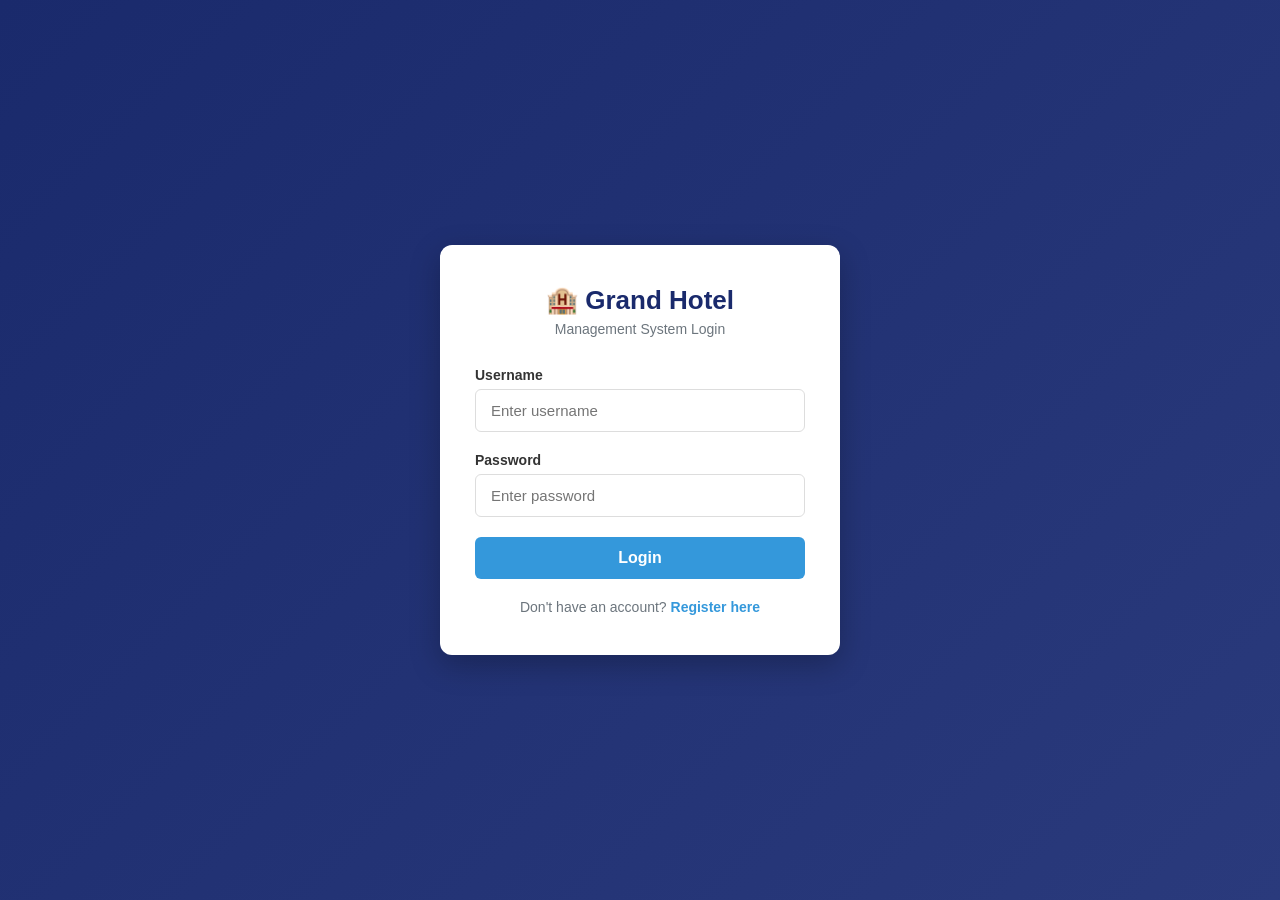
<file: Hotel Managent System/index.html>
<!DOCTYPE html>
<html lang="en">
<head>
    <meta charset="UTF-8">
    <meta name="viewport" content="width=device-width, initial-scale=1.0">
    <title>Hotel Management System</title>
    <style>
        /* Reset and Base Styles */
        * {
            margin: 0;
            padding: 0;
            box-sizing: border-box;
            font-family: 'Segoe UI', Tahoma, Geneva, Verdana, sans-serif;
        }

        body {
            background-color: #f5f7fa;
            color: #333;
            line-height: 1.6;
        }

        .container {
            display: flex;
            min-height: 100vh;
        }

        /* Sidebar Styles */
        .sidebar {
            width: 250px;
            background: linear-gradient(135deg, #1a2a6c, #2a3a7c);
            color: white;
            box-shadow: 2px 0 10px rgba(0, 0, 0, 0.1);
            z-index: 100;
            position: fixed;
            top: 0;
            left: 0;
            height: 100vh;
            overflow-y: auto;
        }

        .sidebar-header {
            padding: 25px 20px;
            border-bottom: 1px solid rgba(255, 255, 255, 0.1);
        }

        .sidebar-header h2 {
            font-size: 22px;
            margin-bottom: 5px;
        }

        .sidebar-header p {
            font-size: 12px;
            opacity: 0.8;
        }

        .sidebar-menu ul {
            list-style: none;
            padding: 20px 0;
        }

        .sidebar-menu li {
            margin-bottom: 5px;
        }

        .sidebar-menu a {
            display: flex;
            align-items: center;
            padding: 12px 20px;
            color: rgba(255, 255, 255, 0.8);
            text-decoration: none;
            transition: all 0.3s;
        }

        .sidebar-menu a:hover {
            background-color: rgba(255, 255, 255, 0.1);
            color: white;
        }

        .sidebar-menu a i {
            margin-right: 10px;
            font-size: 18px;
        }

        .sidebar-menu .active a {
            background-color: rgba(255, 255, 255, 0.15);
            color: white;
            border-left: 4px solid #4CAF50;
        }

        /* Main Content Styles */
        .main-content {
            flex: 1;
            display: flex;
            flex-direction: column;
            margin-left: 250px;
        }

        /* Top Navigation */
        .top-nav {
            display: flex;
            justify-content: space-between;
            align-items: center;
            padding: 15px 25px;
            background-color: white;
            box-shadow: 0 2px 5px rgba(0, 0, 0, 0.05);
            position: fixed;
            top: 0;
            left: 250px;
            right: 0;
            z-index: 99;
        }

        .search-box {
            display: flex;
            align-items: center;
            background-color: #f5f7fa;
            border-radius: 20px;
            padding: 8px 15px;
            width: 300px;
        }

        .search-box span {
            margin-right: 8px;
            color: #777;
        }

        .search-box input {
            border: none;
            background: transparent;
            outline: none;
            width: 100%;
        }

        .user-info {
            display: flex;
            align-items: center;
        }

        .user-info img {
            width: 35px;
            height: 35px;
            border-radius: 50%;
            margin-right: 10px;
            background-color: #ddd;
        }

        /* Content Area */
        .content {
            padding: 25px;
            flex: 1;
            margin-top: 70px;
        }

        .page-title {
            display: flex;
            justify-content: space-between;
            align-items: center;
            margin-bottom: 25px;
        }

        .page-title h1 {
            font-size: 28px;
            color: #2c3e50;
        }

        /* Button Styles */
        .btn {
            padding: 10px 20px;
            border: none;
            border-radius: 5px;
            cursor: pointer;
            font-weight: 600;
            transition: all 0.3s;
        }

        .btn-primary {
            background-color: #3498db;
            color: white;
        }

        .btn-primary:hover {
            background-color: #2980b9;
        }

        .btn-success {
            background-color: #2ecc71;
            color: white;
        }

        .btn-success:hover {
            background-color: #27ae60;
        }

        .btn-warning {
            background-color: #f39c12;
            color: white;
        }

        .btn-warning:hover {
            background-color: #e67e22;
        }

        .btn-danger {
            background-color: #e74c3c;
            color: white;
        }

        .btn-danger:hover {
            background-color: #c0392b;
        }

        /* Cards */
        .cards {
            display: grid;
            grid-template-columns: repeat(auto-fit, minmax(250px, 1fr));
            gap: 20px;
            margin-bottom: 30px;
        }

        .card {
            background-color: white;
            border-radius: 10px;
            padding: 20px;
            box-shadow: 0 4px 6px rgba(0, 0, 0, 0.05);
            transition: transform 0.3s;
        }

        .card:hover {
            transform: translateY(-5px);
        }

        .card-header {
            display: flex;
            justify-content: space-between;
            align-items: center;
            margin-bottom: 10px;
        }

        .card-header h3 {
            font-size: 32px;
            color: #2c3e50;
        }

        .card-icon {
            width: 50px;
            height: 50px;
            border-radius: 50%;
            display: flex;
            align-items: center;
            justify-content: center;
            font-size: 20px;
        }

        .blue {
            background-color: #e3f2fd;
            color: #1976d2;
        }

        .green {
            background-color: #e8f5e9;
            color: #388e3c;
        }

        .orange {
            background-color: #fff3e0;
            color: #f57c00;
        }

        .red {
            background-color: #ffebee;
            color: #d32f2f;
        }

        /* Table */
        .table-container {
            background-color: white;
            border-radius: 10px;
            overflow: hidden;
            box-shadow: 0 4px 6px rgba(0, 0, 0, 0.05);
            padding: 20px;
        }

        table {
            width: 100%;
            border-collapse: collapse;
        }

        thead {
            background-color: #f8f9fa;
        }

        th, td {
            padding: 15px;
            text-align: left;
            border-bottom: 1px solid #e9ecef;
        }

        th {
            font-weight: 600;
            color: #495057;
        }

        tbody tr:hover {
            background-color: #f8f9fa;
        }

        .status {
            padding: 5px 10px;
            border-radius: 20px;
            font-size: 12px;
            font-weight: 600;
        }

        .status-confirmed {
            background-color: #e8f5e9;
            color: #2e7d32;
        }

        .status-checked-in {
            background-color: #e3f2fd;
            color: #1565c0;
        }

        .status-checked-out {
            background-color: #f3e5f5;
            color: #7b1fa2;
        }

        .status-cancelled {
            background-color: #ffebee;
            color: #c62828;
        }

        .action-buttons {
            display: flex;
            gap: 8px;
        }

        .action-btn {
            padding: 5px 10px;
            border: none;
            border-radius: 4px;
            cursor: pointer;
            font-size: 12px;
        }

        .details-btn {
            background-color: #3498db;
            color: white;
        }

        .checkin-btn {
            background-color: #2ecc71;
            color: white;
        }

        .checkout-btn {
            background-color: #f39c12;
            color: white;
        }

        /* Charts Section */
        .charts-container {
            display: grid;
            grid-template-columns: 2fr 1fr;
            gap: 20px;
            margin-bottom: 30px;
        }

        .chart-card {
            background-color: white;
            border-radius: 10px;
            padding: 20px;
            box-shadow: 0 4px 6px rgba(0, 0, 0, 0.05);
        }

        .chart-card h3 {
            margin-bottom: 15px;
            color: #2c3e50;
        }

        .chart-placeholder {
            height: 250px;
            background-color: #f8f9fa;
            border-radius: 5px;
            display: flex;
            align-items: center;
            justify-content: center;
            color: #6c757d;
            font-size: 16px;
        }

        /* Activity Feed */
        .activity-feed {
            list-style: none;
        }

        .activity-item {
            display: flex;
            align-items: center;
            padding: 10px 0;
            border-bottom: 1px solid #e9ecef;
        }

        .activity-item:last-child {
            border-bottom: none;
        }

        .activity-icon {
            width: 40px;
            height: 40px;
            border-radius: 50%;
            display: flex;
            align-items: center;
            justify-content: center;
            margin-right: 15px;
            font-size: 16px;
        }

        .activity-icon.blue {
            background-color: #e3f2fd;
            color: #1976d2;
        }

        .activity-icon.green {
            background-color: #e8f5e9;
            color: #388e3c;
        }

        .activity-icon.orange {
            background-color: #fff3e0;
            color: #f57c00;
        }

        .activity-icon.red {
            background-color: #ffebee;
            color: #d32f2f;
        }

        .activity-content {
            flex: 1;
        }

        .activity-content p {
            margin-bottom: 5px;
        }

        .activity-time {
            font-size: 12px;
            color: #6c757d;
        }

        /* Responsive Design */
        @media (max-width: 992px) {
            .container {
                flex-direction: column;
            }
            
            .sidebar {
                width: 100%;
                height: auto;
            }
            
            .sidebar-menu ul {
                display: flex;
                overflow-x: auto;
            }
            
            .sidebar-menu li {
                flex-shrink: 0;
            }
            
            .cards {
                grid-template-columns: 1fr;
            }
            
            .charts-container {
                grid-template-columns: 1fr;
            }
        }

        @media (max-width: 768px) {
            .top-nav {
                flex-direction: column;
                gap: 15px;
            }
            
            .search-box {
                width: 100%;
            }
            
            .page-title {
                flex-direction: column;
                align-items: flex-start;
                gap: 15px;
            }
            
            .table-container {
                overflow-x: auto;
            }
            
            table {
                min-width: 800px;
            }
        }
    </style>
    <script>
        // Auth guard - redirect to login page if not logged in
        if (localStorage.getItem('hotelLoggedIn') !== 'true') {
            window.location.href = 'login.html';
        }
    </script>
</head>
<body>
    <div class="container">
        <!-- Sidebar -->
        <div class="sidebar">
            <div class="sidebar-header">
                <h2>Grand Hotel</h2>
                <p>Management System</p>
            </div>
            <nav class="sidebar-menu">
                 <ul>
                    <li class="active"><a href="index.html"><i>📊</i> Dashboard</a></li>
                    <li><a href="pages/rooms.html"><i>🏨</i> Rooms</a></li>
                    <li><a href="pages/bookings.html"><i>📅</i> Bookings</a></li>
                    <li><a href="pages/guests.html"><i>👥</i> Guests</a></li>
                    <li><a href="pages/staff.html"><i>👨‍💼</i> Staff</a></li>
                </ul>
            </nav>
        </div>

        <!-- Main Content -->
        <div class="main-content">
            <!-- Top Navigation -->
            <header class="top-nav">
                <div class="search-box">
                    <span>🔍</span>
                    <input type="text" placeholder="Search..." id="dashboard-search">
                </div>
                <div class="user-info">
                    <div class="user-avatar"></div>
                    <span id="logged-in-user">Admin User</span>
                    <button class="btn" id="logout-btn" style="margin-left:15px; background:#e74c3c; color:white; padding:6px 14px;">Logout</button>
                </div>
            </header>

            <!-- Content Area -->
            <main class="content">
                <div class="page-title">
                    <h1>Dashboard</h1>
                    <button class="btn btn-primary" id="generate-report">Generate Report</button>
                </div>

                <!-- Stats Cards -->
                <div class="cards">
                    <div class="card">
                        <div class="card-header">
                            <h3 id="total-rooms">0</h3>
                            <div class="card-icon blue">🏨</div>
                        </div>
                        <p>Total Rooms</p>
                    </div>
                    <div class="card">
                        <div class="card-header">
                            <h3 id="occupied-rooms">0</h3>
                            <div class="card-icon green">✅</div>
                        </div>
                        <p>Occupied Rooms</p>
                    </div>
                    <div class="card">
                        <div class="card-header">
                            <h3 id="checkins-today">0</h3>
                            <div class="card-icon orange">🔄</div>
                        </div>
                        <p>Check-ins Today</p>
                    </div>
                    <div class="card">
                        <div class="card-header">
                            <h3 id="revenue">₹0</h3>
                            <div class="card-icon red">💰</div>
                        </div>
                        <p>Today's Revenue</p>
                    </div>
                </div>

                <!-- Charts Section -->
                <div class="charts-container">
                    <div class="chart-card">
                        <h3>Occupancy Rate</h3>
                        <div class="chart-placeholder" id="occupancy-chart">
                            Occupancy Chart - 75% Occupied
                        </div>
                    </div>
                    <div class="chart-card">
                        <h3>Recent Activity</h3>
                        <ul class="activity-feed" id="activity-feed">
                            <!-- Activity items will be populated by JavaScript -->
                        </ul>
                    </div>
                </div>

                <!-- Recent Bookings Table -->
                <div class="table-container">
                    <div class="page-title">
                        <h2>Recent Bookings</h2>
                        <button class="btn btn-primary" id="view-all-bookings">View All</button>
                    </div>
                    <table id="bookings-table">
                        <thead>
                            <tr>
                                <th>Booking ID</th>
                                <th>Guest Name</th>
                                <th>Room</th>
                                <th>Check-in</th>
                                <th>Check-out</th>
                                <th>Status</th>
                                <th>Actions</th>
                            </tr>
                        </thead>
                        <tbody id="bookings-table-body">
                            <!-- Table rows will be populated by JavaScript -->
                        </tbody>
                    </table>
                </div>
            </main>
        </div>
    </div>

    <script>
        // Sample data for the dashboard
        const dashboardData = {
            rooms: {
                total: 45,
                occupied: 32,
                available: 13,
                maintenance: 2
            },
            bookings: {
                today: {
                    checkins: 8,
                    checkouts: 5,
                    revenue: 12540
                },
                recent: [
                    {
                        id: "B001",
                        guestName: "John Doe",
                        room: "205",
                        checkIn: "2023-05-20",
                        checkOut: "2023-05-25",
                        status: "checked-in",
                        amount: "₹8,400"
                    },
                    {
                        id: "B002",
                        guestName: "Sarah Wilson",
                        room: "301",
                        checkIn: "2023-05-21",
                        checkOut: "2023-05-24",
                        status: "confirmed",
                        amount: "₹12,600"
                    },
                    {
                        id: "B003",
                        guestName: "Michael Brown",
                        room: "112",
                        checkIn: "2023-05-19",
                        checkOut: "2023-05-22",
                        status: "checked-out",
                        amount: "₹5,400"
                    },
                    {
                        id: "B004",
                        guestName: "Emily Davis",
                        room: "408",
                        checkIn: "2023-05-22",
                        checkOut: "2023-05-28",
                        status: "confirmed",
                        amount: "₹18,900"
                    },
                    {
                        id: "B005",
                        guestName: "Robert Johnson",
                        room: "215",
                        checkIn: "2023-05-20",
                        checkOut: "2023-05-23",
                        status: "checked-in",
                        amount: "₹7,200"
                    }
                ]
            },
            activity: [
                {
                    type: "checkin",
                    message: "John Doe checked into Room 205",
                    time: "2 hours ago",
                    icon: "🔑",
                    color: "green"
                },
                {
                    type: "booking",
                    message: "New booking from Sarah Wilson",
                    time: "4 hours ago",
                    icon: "📅",
                    color: "blue"
                },
                {
                    type: "maintenance",
                    message: "Room 112 maintenance completed",
                    time: "6 hours ago",
                    icon: "🔧",
                    color: "orange"
                },
                {
                    type: "checkout",
                    message: "Michael Brown checked out from Room 112",
                    time: "8 hours ago",
                    icon: "🚪",
                    color: "red"
                },
                {
                    type: "payment",
                    message: "Payment received from Emily Davis",
                    time: "10 hours ago",
                    icon: "💰",
                    color: "green"
                }
            ]
        };

        // DOM Elements
        const totalRoomsEl = document.getElementById('total-rooms');
        const occupiedRoomsEl = document.getElementById('occupied-rooms');
        const checkinsTodayEl = document.getElementById('checkins-today');
        const revenueEl = document.getElementById('revenue');
        const bookingsTableBody = document.getElementById('bookings-table-body');
        const activityFeedEl = document.getElementById('activity-feed');
        const generateReportBtn = document.getElementById('generate-report');
        const viewAllBookingsBtn = document.getElementById('view-all-bookings');
        const searchInput = document.getElementById('dashboard-search');

        // Event Listeners
        generateReportBtn.addEventListener('click', generateReport);
        viewAllBookingsBtn.addEventListener('click', viewAllBookings);
        searchInput.addEventListener('input', filterDashboard);

        // Initialize the dashboard
        document.addEventListener('DOMContentLoaded', function() {
            updateDashboardStats();
            renderRecentBookings();
            renderActivityFeed();
            updateOccupancyChart();

            // Show logged-in username
            const loggedInUser = localStorage.getItem('hotelUsername') || 'Admin User';
            document.getElementById('logged-in-user').textContent = loggedInUser;

            // Logout button
            document.getElementById('logout-btn').addEventListener('click', function() {
                localStorage.removeItem('hotelLoggedIn');
                localStorage.removeItem('hotelUsername');
                window.location.href = 'login.html';
            });
        });

        // Functions
        function updateDashboardStats() {
            totalRoomsEl.textContent = dashboardData.rooms.total;
            occupiedRoomsEl.textContent = dashboardData.rooms.occupied;
            checkinsTodayEl.textContent = dashboardData.bookings.today.checkins;
            revenueEl.textContent = `₹${dashboardData.bookings.today.revenue.toLocaleString()}`;
        }

        function renderRecentBookings() {
            bookingsTableBody.innerHTML = '';
            
            dashboardData.bookings.recent.forEach(booking => {
                const row = document.createElement('tr');
                
                // Determine status class
                let statusClass = '';
                if (booking.status === 'confirmed') statusClass = 'status-confirmed';
                else if (booking.status === 'checked-in') statusClass = 'status-checked-in';
                else if (booking.status === 'checked-out') statusClass = 'status-checked-out';
                else if (booking.status === 'cancelled') statusClass = 'status-cancelled';
                
                row.innerHTML = `
                    <td>${booking.id}</td>
                    <td>${booking.guestName}</td>
                    <td>${booking.room}</td>
                    <td>${formatDate(booking.checkIn)}</td>
                    <td>${formatDate(booking.checkOut)}</td>
                    <td><span class="status ${statusClass}">${formatStatus(booking.status)}</span></td>
                    <td>
                        <div class="action-buttons">
                            <button class="action-btn details-btn" onclick="showBookingDetails('${booking.id}')">Details</button>
                            ${booking.status === 'confirmed' ? 
                                `<button class="action-btn checkin-btn" onclick="processCheckin('${booking.id}')">Check In</button>` : ''}
                            ${booking.status === 'checked-in' ? 
                                `<button class="action-btn checkout-btn" onclick="processCheckout('${booking.id}')">Check Out</button>` : ''}
                        </div>
                    </td>
                `;
                
                bookingsTableBody.appendChild(row);
            });
        }

        function renderActivityFeed() {
            activityFeedEl.innerHTML = '';
            
            dashboardData.activity.forEach(activity => {
                const item = document.createElement('li');
                item.className = 'activity-item';
                
                item.innerHTML = `
                    <div class="activity-icon ${activity.color}">${activity.icon}</div>
                    <div class="activity-content">
                        <p>${activity.message}</p>
                        <span class="activity-time">${activity.time}</span>
                    </div>
                `;
                
                activityFeedEl.appendChild(item);
            });
        }

        function updateOccupancyChart() {
            const occupancyRate = Math.round((dashboardData.rooms.occupied / dashboardData.rooms.total) * 100);
            const occupancyChart = document.getElementById('occupancy-chart');
            occupancyChart.innerHTML = `
                <div style="text-align: center; padding: 20px;">
                    <div style="font-size: 48px; font-weight: bold; color: #3498db; margin-bottom: 10px;">${occupancyRate}%</div>
                    <div style="font-size: 16px; color: #6c757d;">Current Occupancy Rate</div>
                    <div style="margin-top: 20px; background: #e9ecef; height: 20px; border-radius: 10px; overflow: hidden;">
                        <div style="height: 100%; width: ${occupancyRate}%; background: #3498db;"></div>
                    </div>
                    <div style="margin-top: 15px; display: flex; justify-content: space-between; font-size: 14px;">
                        <span>Available: ${dashboardData.rooms.available}</span>
                        <span>Occupied: ${dashboardData.rooms.occupied}</span>
                        <span>Maintenance: ${dashboardData.rooms.maintenance}</span>
                    </div>
                </div>
            `;
        }

        function generateReport() {
            // In a real application, this would generate a PDF or Excel report
            alert('Report generation started! This would typically generate a PDF or Excel file with hotel statistics.');
            
            // Simulate report generation
            setTimeout(() => {
                alert('Report generated successfully!');
            }, 1500);
        }

        function viewAllBookings() {
            // In a real application, this would navigate to the bookings page
            alert('Redirecting to bookings page...');
        }

        function filterDashboard() {
            const searchTerm = searchInput.value.toLowerCase();
            
            // Filter bookings
            const filteredBookings = dashboardData.bookings.recent.filter(booking => 
                booking.guestName.toLowerCase().includes(searchTerm) ||
                booking.id.toLowerCase().includes(searchTerm) ||
                booking.room.includes(searchTerm)
            );
            
            // Filter activity
            const filteredActivity = dashboardData.activity.filter(activity => 
                activity.message.toLowerCase().includes(searchTerm)
            );
            
            // Update the UI with filtered data
            renderFilteredBookings(filteredBookings);
            renderFilteredActivity(filteredActivity);
        }

        function renderFilteredBookings(filteredBookings) {
            bookingsTableBody.innerHTML = '';
            
            if (filteredBookings.length === 0) {
                const row = document.createElement('tr');
                row.innerHTML = `<td colspan="7" style="text-align: center;">No bookings found matching your search</td>`;
                bookingsTableBody.appendChild(row);
                return;
            }
            
            filteredBookings.forEach(booking => {
                const row = document.createElement('tr');
                
                // Determine status class
                let statusClass = '';
                if (booking.status === 'confirmed') statusClass = 'status-confirmed';
                else if (booking.status === 'checked-in') statusClass = 'status-checked-in';
                else if (booking.status === 'checked-out') statusClass = 'status-checked-out';
                else if (booking.status === 'cancelled') statusClass = 'status-cancelled';
                
                row.innerHTML = `
                    <td>${booking.id}</td>
                    <td>${booking.guestName}</td>
                    <td>${booking.room}</td>
                    <td>${formatDate(booking.checkIn)}</td>
                    <td>${formatDate(booking.checkOut)}</td>
                    <td><span class="status ${statusClass}">${formatStatus(booking.status)}</span></td>
                    <td>
                        <div class="action-buttons">
                            <button class="action-btn details-btn" onclick="showBookingDetails('${booking.id}')">Details</button>
                            ${booking.status === 'confirmed' ? 
                                `<button class="action-btn checkin-btn" onclick="processCheckin('${booking.id}')">Check In</button>` : ''}
                            ${booking.status === 'checked-in' ? 
                                `<button class="action-btn checkout-btn" onclick="processCheckout('${booking.id}')">Check Out</button>` : ''}
                        </div>
                    </td>
                `;
                
                bookingsTableBody.appendChild(row);
            });
        }

        function renderFilteredActivity(filteredActivity) {
            activityFeedEl.innerHTML = '';
            
            if (filteredActivity.length === 0) {
                const item = document.createElement('li');
                item.className = 'activity-item';
                item.innerHTML = `<div style="text-align: center; color: #6c757d; width: 100%;">No activity found matching your search</div>`;
                activityFeedEl.appendChild(item);
                return;
            }
            
            filteredActivity.forEach(activity => {
                const item = document.createElement('li');
                item.className = 'activity-item';
                
                item.innerHTML = `
                    <div class="activity-icon ${activity.color}">${activity.icon}</div>
                    <div class="activity-content">
                        <p>${activity.message}</p>
                        <span class="activity-time">${activity.time}</span>
                    </div>
                `;
                
                activityFeedEl.appendChild(item);
            });
        }

        // Placeholder functions for booking actions
        function showBookingDetails(bookingId) {
            alert(`Showing details for booking ${bookingId}`);
        }

        function processCheckin(bookingId) {
            if (confirm(`Process check-in for booking ${bookingId}?`)) {
                alert(`Check-in processed for ${bookingId}`);
                // In a real app, this would update the booking status
            }
        }

        function processCheckout(bookingId) {
            if (confirm(`Process check-out for booking ${bookingId}?`)) {
                alert(`Check-out processed for ${bookingId}`);
                // In a real app, this would update the booking status
            }
        }

        function formatDate(dateString) {
            const options = { year: 'numeric', month: 'short', day: 'numeric' };
            return new Date(dateString).toLocaleDateString('en-US', options);
        }

        function formatStatus(status) {
            return status.charAt(0).toUpperCase() + status.slice(1).replace('-', ' ');
        }
    </script>
</body>
</html>
</file>
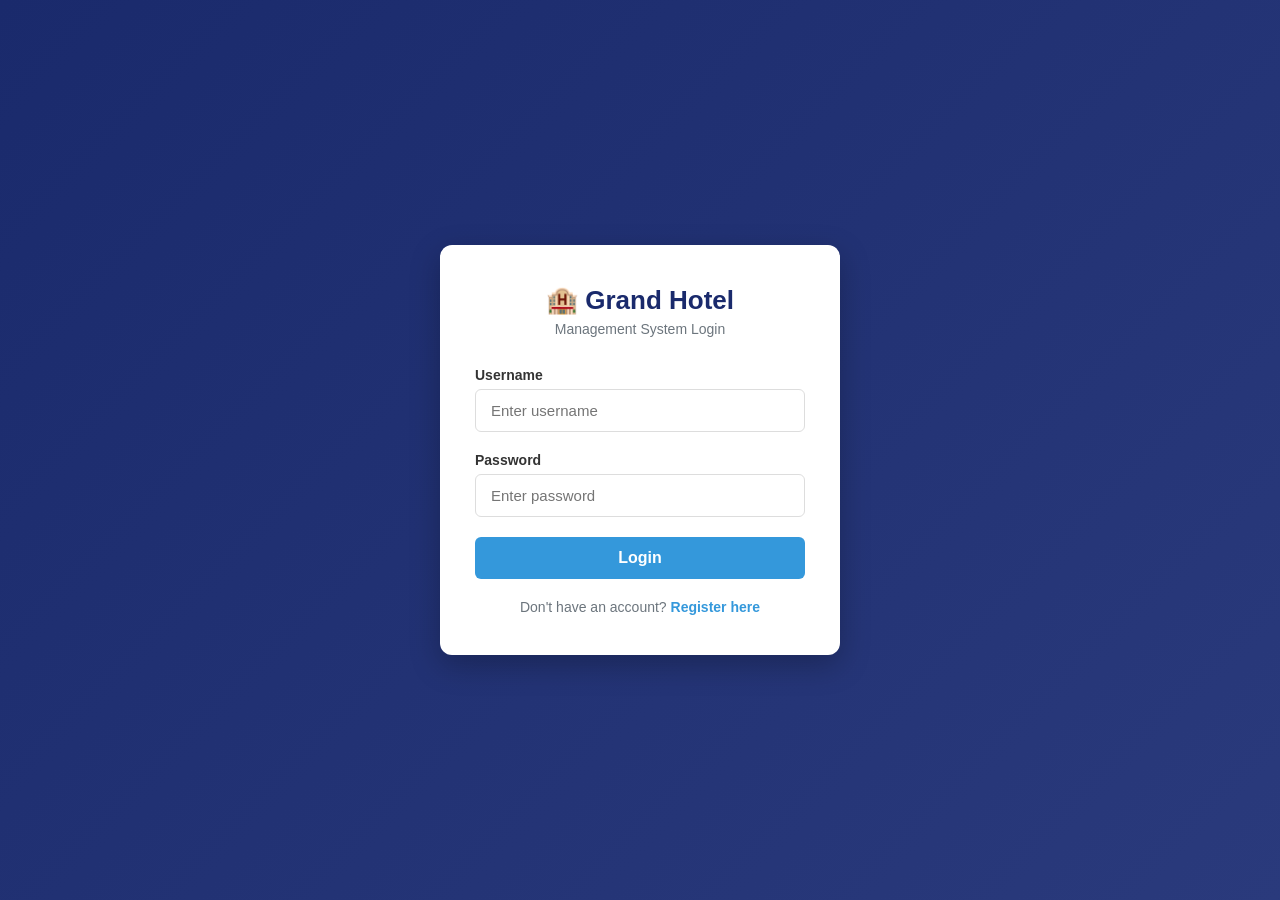
<file: Hotel Managent System/login.html>
<!DOCTYPE html>
<html lang="en">
<head>
    <meta charset="UTF-8">
    <meta name="viewport" content="width=device-width, initial-scale=1.0">
    <title>Login - Grand Hotel Management System</title>
    <style>
        * {
            margin: 0;
            padding: 0;
            box-sizing: border-box;
            font-family: 'Segoe UI', Tahoma, Geneva, Verdana, sans-serif;
        }

        body {
            min-height: 100vh;
            display: flex;
            align-items: center;
            justify-content: center;
            background: linear-gradient(135deg, #1a2a6c, #2a3a7c);
        }

        .login-card {
            background: white;
            width: 100%;
            max-width: 400px;
            border-radius: 12px;
            box-shadow: 0 10px 30px rgba(0, 0, 0, 0.25);
            padding: 40px 35px;
        }

        .login-header {
            text-align: center;
            margin-bottom: 30px;
        }

        .login-header h2 {
            color: #1a2a6c;
            font-size: 26px;
            margin-bottom: 5px;
        }

        .login-header p {
            color: #6c757d;
            font-size: 14px;
        }

        .form-group {
            margin-bottom: 20px;
        }

        .form-group label {
            display: block;
            margin-bottom: 6px;
            font-size: 14px;
            color: #333;
            font-weight: 600;
        }

        .form-group input {
            width: 100%;
            padding: 12px 15px;
            border: 1px solid #ddd;
            border-radius: 6px;
            font-size: 15px;
            outline: none;
            transition: border-color 0.2s;
        }

        .form-group input:focus {
            border-color: #3498db;
        }

        .btn-login {
            width: 100%;
            padding: 12px;
            background-color: #3498db;
            color: white;
            border: none;
            border-radius: 6px;
            font-size: 16px;
            font-weight: 600;
            cursor: pointer;
            transition: background-color 0.3s;
        }

        .btn-login:hover {
            background-color: #2980b9;
        }

        .error-message {
            background-color: #ffebee;
            color: #d32f2f;
            padding: 10px 15px;
            border-radius: 6px;
            font-size: 13px;
            margin-bottom: 15px;
            display: none;
        }

        .demo-info {
            margin-top: 25px;
            padding: 12px 15px;
            background-color: #e3f2fd;
            border-radius: 6px;
            font-size: 13px;
            color: #1976d2;
            text-align: center;
        }

        .login-footer {
            margin-top: 20px;
            text-align: center;
            font-size: 14px;
            color: #6c757d;
        }

        .login-footer a {
            color: #3498db;
            text-decoration: none;
            font-weight: 600;
        }

        .login-footer a:hover {
            text-decoration: underline;
        }
    </style>
</head>
<body>
    <div class="login-card">
        <div class="login-header">
            <h2>🏨 Grand Hotel</h2>
            <p>Management System Login</p>
        </div>

        <div class="error-message" id="error-message">Invalid username or password</div>

        <form id="login-form">
            <div class="form-group">
                <label for="username">Username</label>
                <input type="text" id="username" placeholder="Enter username" required>
            </div>
            <div class="form-group">
                <label for="password">Password</label>
                <input type="password" id="password" placeholder="Enter password" required>
            </div>
            <button type="submit" class="btn-login">Login</button>
        </form>

        <div class="login-footer">
            Don't have an account? <a href="register.html">Register here</a>
        </div>
    </div>

    <script>
        // NOTE: This is a client-side demo login for a frontend-only project.
        // Credentials are stored in JS and are NOT secure — for a real deployment,
        // this check must happen on a backend server against a hashed password in a database.
        const VALID_USERNAME = 'admin';
        const VALID_PASSWORD = 'admin123';

        const loginForm = document.getElementById('login-form');
        const errorMessage = document.getElementById('error-message');

        // If already logged in, skip straight to dashboard
        if (localStorage.getItem('hotelLoggedIn') === 'true') {
            window.location.href = 'index.html';
        }

        function getUsers() {
            const stored = localStorage.getItem('hotelUsers');
            return stored ? JSON.parse(stored) : [];
        }

        loginForm.addEventListener('submit', function(e) {
            e.preventDefault();

            const username = document.getElementById('username').value.trim();
            const password = document.getElementById('password').value.trim();

            // Check built-in admin credentials
            if (username === VALID_USERNAME && password === VALID_PASSWORD) {
                localStorage.setItem('hotelLoggedIn', 'true');
                localStorage.setItem('hotelUsername', username.charAt(0).toUpperCase() + username.slice(1));
                window.location.href = 'index.html';
                return;
            }

            // Check registered users
            const users = getUsers();
            const matchedUser = users.find(u => u.username.toLowerCase() === username.toLowerCase() && u.password === password);

            if (matchedUser) {
                localStorage.setItem('hotelLoggedIn', 'true');
                localStorage.setItem('hotelUsername', matchedUser.fullname || matchedUser.username);
                window.location.href = 'index.html';
            } else {
                errorMessage.style.display = 'block';
            }
        });
    </script>
</body>
</html>
</file>
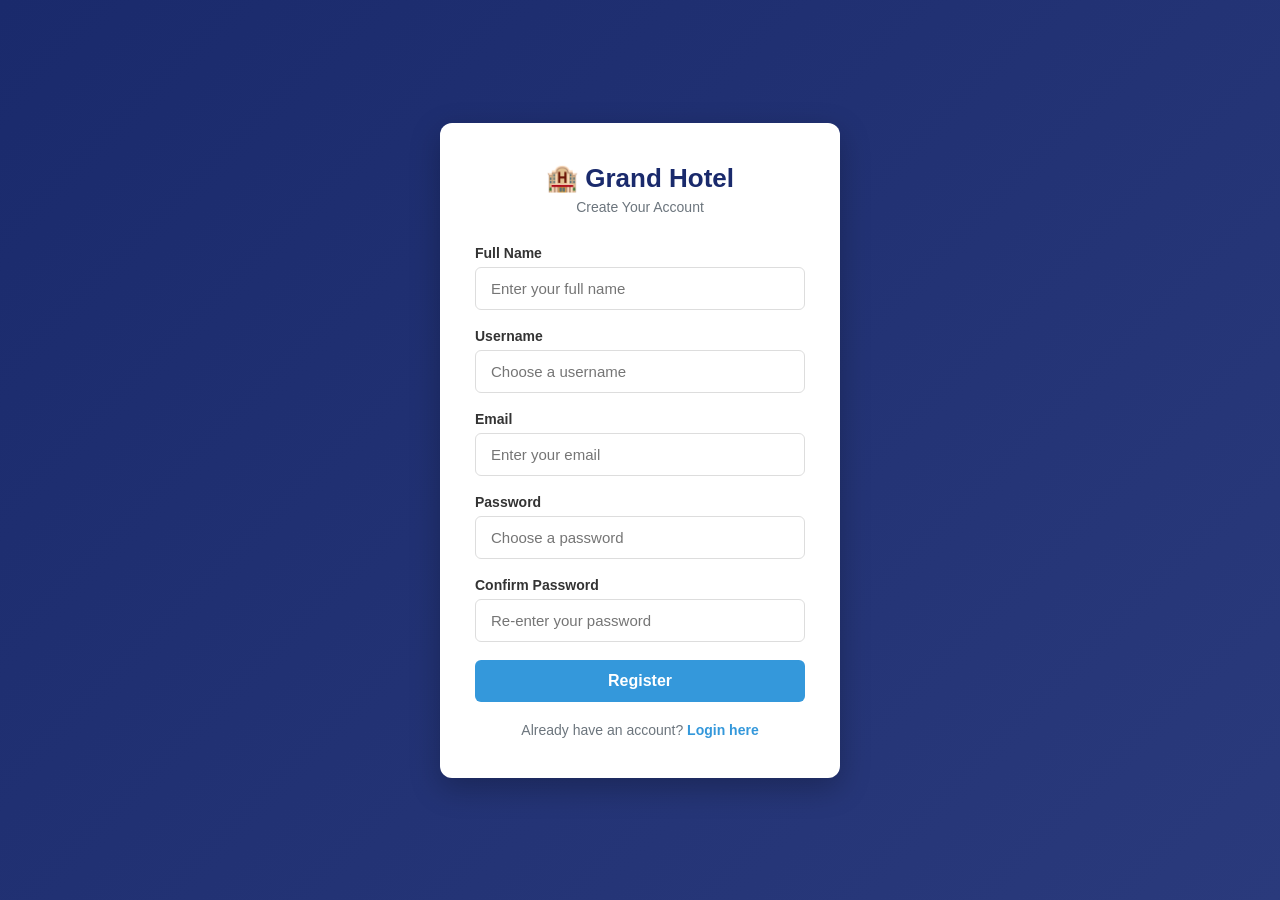
<file: Hotel Managent System/register.html>
<!DOCTYPE html>
<html lang="en">
<head>
    <meta charset="UTF-8">
    <meta name="viewport" content="width=device-width, initial-scale=1.0">
    <title>Register - Grand Hotel Management System</title>
    <style>
        * {
            margin: 0;
            padding: 0;
            box-sizing: border-box;
            font-family: 'Segoe UI', Tahoma, Geneva, Verdana, sans-serif;
        }

        body {
            min-height: 100vh;
            display: flex;
            align-items: center;
            justify-content: center;
            background: linear-gradient(135deg, #1a2a6c, #2a3a7c);
            padding: 20px;
        }

        .login-card {
            background: white;
            width: 100%;
            max-width: 400px;
            border-radius: 12px;
            box-shadow: 0 10px 30px rgba(0, 0, 0, 0.25);
            padding: 40px 35px;
        }

        .login-header {
            text-align: center;
            margin-bottom: 30px;
        }

        .login-header h2 {
            color: #1a2a6c;
            font-size: 26px;
            margin-bottom: 5px;
        }

        .login-header p {
            color: #6c757d;
            font-size: 14px;
        }

        .form-group {
            margin-bottom: 18px;
        }

        .form-group label {
            display: block;
            margin-bottom: 6px;
            font-size: 14px;
            color: #333;
            font-weight: 600;
        }

        .form-group input {
            width: 100%;
            padding: 12px 15px;
            border: 1px solid #ddd;
            border-radius: 6px;
            font-size: 15px;
            outline: none;
            transition: border-color 0.2s;
        }

        .form-group input:focus {
            border-color: #3498db;
        }

        .btn-login {
            width: 100%;
            padding: 12px;
            background-color: #3498db;
            color: white;
            border: none;
            border-radius: 6px;
            font-size: 16px;
            font-weight: 600;
            cursor: pointer;
            transition: background-color 0.3s;
        }

        .btn-login:hover {
            background-color: #2980b9;
        }

        .error-message,
        .success-message {
            padding: 10px 15px;
            border-radius: 6px;
            font-size: 13px;
            margin-bottom: 15px;
            display: none;
        }

        .error-message {
            background-color: #ffebee;
            color: #d32f2f;
        }

        .success-message {
            background-color: #e8f5e9;
            color: #2e7d32;
        }

        .login-footer {
            margin-top: 20px;
            text-align: center;
            font-size: 14px;
            color: #6c757d;
        }

        .login-footer a {
            color: #3498db;
            text-decoration: none;
            font-weight: 600;
        }

        .login-footer a:hover {
            text-decoration: underline;
        }
    </style>
</head>
<body>
    <div class="login-card">
        <div class="login-header">
            <h2>🏨 Grand Hotel</h2>
            <p>Create Your Account</p>
        </div>

        <div class="error-message" id="error-message"></div>
        <div class="success-message" id="success-message"></div>

        <form id="register-form">
            <div class="form-group">
                <label for="fullname">Full Name</label>
                <input type="text" id="fullname" placeholder="Enter your full name" required>
            </div>
            <div class="form-group">
                <label for="username">Username</label>
                <input type="text" id="username" placeholder="Choose a username" required>
            </div>
            <div class="form-group">
                <label for="email">Email</label>
                <input type="email" id="email" placeholder="Enter your email" required>
            </div>
            <div class="form-group">
                <label for="password">Password</label>
                <input type="password" id="password" placeholder="Choose a password" required>
            </div>
            <div class="form-group">
                <label for="confirm-password">Confirm Password</label>
                <input type="password" id="confirm-password" placeholder="Re-enter your password" required>
            </div>
            <button type="submit" class="btn-login">Register</button>
        </form>

        <div class="login-footer">
            Already have an account? <a href="login.html">Login here</a>
        </div>
    </div>

    <script>
        // NOTE: This is a client-side demo registration for a frontend-only project.
        // Accounts are stored in localStorage and are NOT secure — for a real deployment,
        // registration must be handled by a backend server with hashed passwords in a database.

        const registerForm = document.getElementById('register-form');
        const errorMessage = document.getElementById('error-message');
        const successMessage = document.getElementById('success-message');

        // If already logged in, skip straight to dashboard
        if (localStorage.getItem('hotelLoggedIn') === 'true') {
            window.location.href = 'index.html';
        }

        function getUsers() {
            const stored = localStorage.getItem('hotelUsers');
            return stored ? JSON.parse(stored) : [];
        }

        function showError(msg) {
            errorMessage.textContent = msg;
            errorMessage.style.display = 'block';
            successMessage.style.display = 'none';
        }

        function showSuccess(msg) {
            successMessage.textContent = msg;
            successMessage.style.display = 'block';
            errorMessage.style.display = 'none';
        }

        registerForm.addEventListener('submit', function(e) {
            e.preventDefault();

            const fullname = document.getElementById('fullname').value.trim();
            const username = document.getElementById('username').value.trim();
            const email = document.getElementById('email').value.trim();
            const password = document.getElementById('password').value;
            const confirmPassword = document.getElementById('confirm-password').value;

            if (!fullname || !username || !email || !password || !confirmPassword) {
                showError('Please fill in all fields.');
                return;
            }

            if (password.length < 6) {
                showError('Password must be at least 6 characters long.');
                return;
            }

            if (password !== confirmPassword) {
                showError('Passwords do not match.');
                return;
            }

            const users = getUsers();

            const usernameTaken = users.some(u => u.username.toLowerCase() === username.toLowerCase()) ||
                username.toLowerCase() === 'admin';

            if (usernameTaken) {
                showError('That username is already taken. Please choose another.');
                return;
            }

            users.push({
                fullname: fullname,
                username: username,
                email: email,
                password: password
            });

            localStorage.setItem('hotelUsers', JSON.stringify(users));

            showSuccess('Account created successfully! Redirecting to login...');
            registerForm.reset();

            setTimeout(function() {
                window.location.href = 'login.html';
            }, 1500);
        });
    </script>
</body>
</html>
</file>
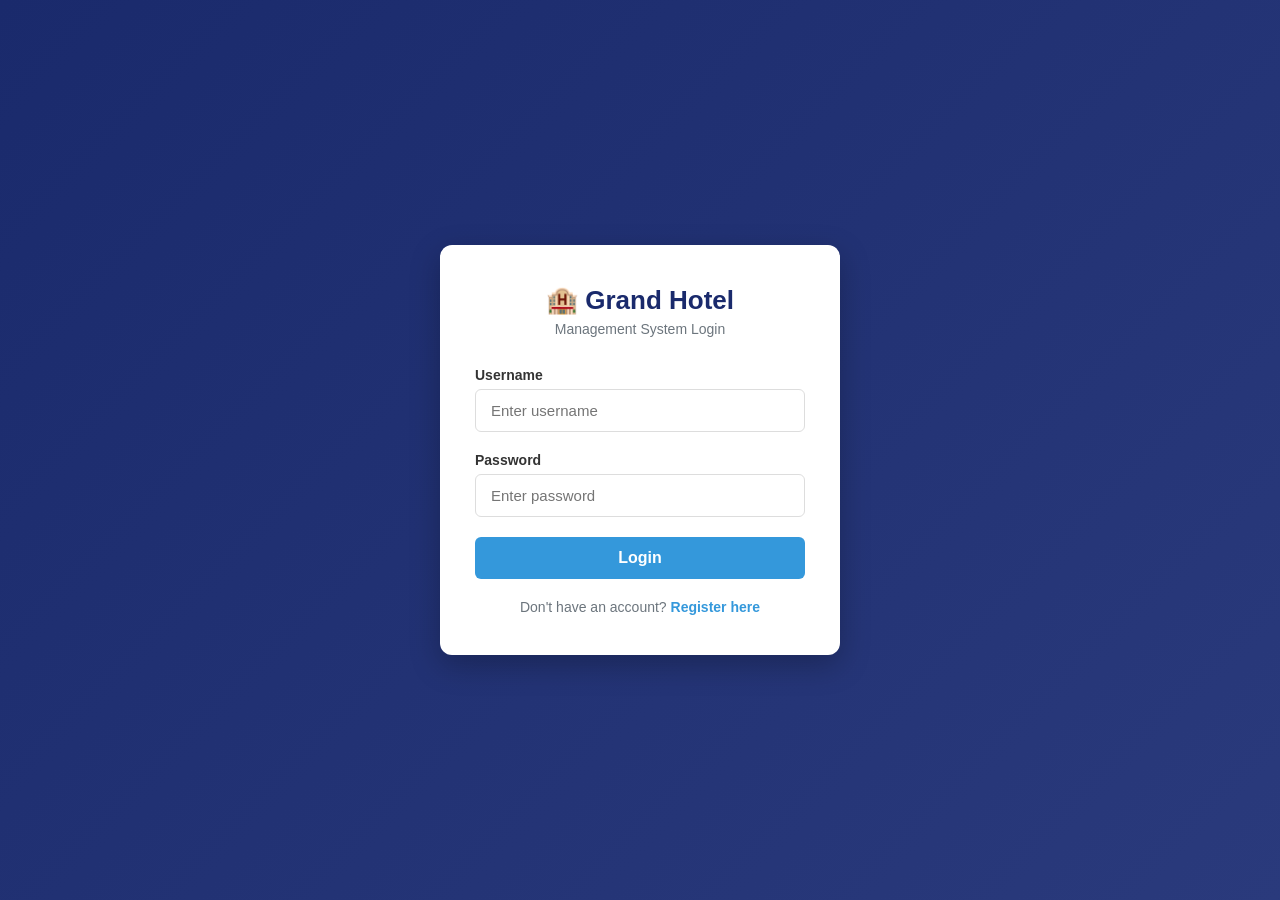
<file: Hotel Managent System/pages/bookings.html>
<!DOCTYPE html>
<html lang="en">
<head>
    <meta charset="UTF-8">
    <meta name="viewport" content="width=device-width, initial-scale=1.0">
    <title>Booking Management - Hotel System</title>
    <style>
        /* Reset and Base Styles */
        * {
            margin: 0;
            padding: 0;
            box-sizing: border-box;
            font-family: 'Segoe UI', Tahoma, Geneva, Verdana, sans-serif;
        }

        body {
            background-color: #f5f7fa;
            color: #333;
            line-height: 1.6;
        }

        .container {
            display: flex;
            min-height: 100vh;
        }

        /* Sidebar Styles */
        .sidebar {
            width: 250px;
            background: linear-gradient(135deg, #1a2a6c, #2a3a7c);
            color: white;
            box-shadow: 2px 0 10px rgba(0, 0, 0, 0.1);
            z-index: 100;
            position: fixed;
            top: 0;
            left: 0;
            height: 100vh;
            overflow-y: auto;
        }

        .sidebar-header {
            padding: 25px 20px;
            border-bottom: 1px solid rgba(255, 255, 255, 0.1);
        }

        .sidebar-header h2 {
            font-size: 22px;
            margin-bottom: 5px;
        }

        .sidebar-header p {
            font-size: 12px;
            opacity: 0.8;
        }

        .sidebar-menu ul {
            list-style: none;
            padding: 20px 0;
        }

        .sidebar-menu li {
            margin-bottom: 5px;
        }

        .sidebar-menu a {
            display: flex;
            align-items: center;
            padding: 12px 20px;
            color: rgba(255, 255, 255, 0.8);
            text-decoration: none;
            transition: all 0.3s;
        }

        .sidebar-menu a:hover {
            background-color: rgba(255, 255, 255, 0.1);
            color: white;
        }

        .sidebar-menu a i {
            margin-right: 10px;
            font-size: 18px;
        }

        .sidebar-menu .active a {
            background-color: rgba(255, 255, 255, 0.15);
            color: white;
            border-left: 4px solid #4CAF50;
        }

        /* Main Content Styles */
        .main-content {
            flex: 1;
            display: flex;
            flex-direction: column;
            margin-left: 250px;
        }

        /* Top Navigation */
        .top-nav {
            display: flex;
            justify-content: space-between;
            align-items: center;
            padding: 15px 25px;
            background-color: white;
            box-shadow: 0 2px 5px rgba(0, 0, 0, 0.05);
            position: fixed;
            top: 0;
            left: 250px;
            right: 0;
            z-index: 99;
        }

        .search-box {
            display: flex;
            align-items: center;
            background-color: #f5f7fa;
            border-radius: 20px;
            padding: 8px 15px;
            width: 300px;
        }

        .search-box span {
            margin-right: 8px;
            color: #777;
        }

        .search-box input {
            border: none;
            background: transparent;
            outline: none;
            width: 100%;
        }

        .user-info {
            display: flex;
            align-items: center;
        }

        .user-info img {
            width: 35px;
            height: 35px;
            border-radius: 50%;
            margin-right: 10px;
            background-color: #ddd;
        }

        /* Content Area */
        .content {
            padding: 25px;
            flex: 1;
            margin-top: 70px;
        }

        .page-title {
            display: flex;
            justify-content: space-between;
            align-items: center;
            margin-bottom: 25px;
        }

        .page-title h1 {
            font-size: 28px;
            color: #2c3e50;
        }

        /* Button Styles */
        .btn {
            padding: 10px 20px;
            border: none;
            border-radius: 5px;
            cursor: pointer;
            font-weight: 600;
            transition: all 0.3s;
        }

        .btn-primary {
            background-color: #3498db;
            color: white;
        }

        .btn-primary:hover {
            background-color: #2980b9;
        }

        .btn-success {
            background-color: #2ecc71;
            color: white;
        }

        .btn-success:hover {
            background-color: #27ae60;
        }

        .btn-warning {
            background-color: #f39c12;
            color: white;
        }

        .btn-warning:hover {
            background-color: #e67e22;
        }

        .btn-danger {
            background-color: #e74c3c;
            color: white;
        }

        .btn-danger:hover {
            background-color: #c0392b;
        }

        /* Form Styles */
        .form-container {
            background-color: white;
            border-radius: 10px;
            padding: 20px;
            margin-bottom: 25px;
            box-shadow: 0 4px 6px rgba(0, 0, 0, 0.05);
        }

        .form-row {
            display: flex;
            gap: 20px;
            margin-bottom: 15px;
        }

        .form-group {
            flex: 1;
        }

        .form-group label {
            display: block;
            margin-bottom: 8px;
            font-weight: 600;
            color: #495057;
        }

        .form-control {
            width: 100%;
            padding: 10px;
            border: 1px solid #ced4da;
            border-radius: 5px;
            font-size: 16px;
        }

        .form-control:focus {
            outline: none;
            border-color: #3498db;
            box-shadow: 0 0 0 2px rgba(52, 152, 219, 0.2);
        }

        /* Table */
        .table-container {
            background-color: white;
            border-radius: 10px;
            overflow: hidden;
            box-shadow: 0 4px 6px rgba(0, 0, 0, 0.05);
        }

        table {
            width: 100%;
            border-collapse: collapse;
        }

        thead {
            background-color: #f8f9fa;
        }

        th, td {
            padding: 15px;
            text-align: left;
            border-bottom: 1px solid #e9ecef;
        }

        th {
            font-weight: 600;
            color: #495057;
        }

        tbody tr:hover {
            background-color: #f8f9fa;
        }

        .status {
            padding: 5px 10px;
            border-radius: 20px;
            font-size: 12px;
            font-weight: 600;
        }

        .status-confirmed {
            background-color: #e8f5e9;
            color: #2e7d32;
        }

        .status-checked-in {
            background-color: #e3f2fd;
            color: #1565c0;
        }

        .status-checked-out {
            background-color: #f3e5f5;
            color: #7b1fa2;
        }

        .status-cancelled {
            background-color: #ffebee;
            color: #c62828;
        }

        .action-buttons {
            display: flex;
            gap: 8px;
        }

        .action-btn {
            padding: 5px 10px;
            border: none;
            border-radius: 4px;
            cursor: pointer;
            font-size: 12px;
        }

        .edit-btn {
            background-color: #ffc107;
            color: white;
        }

        .checkin-btn {
            background-color: #2ecc71;
            color: white;
        }

        .checkout-btn {
            background-color: #3498db;
            color: white;
        }

        .cancel-btn {
            background-color: #e74c3c;
            color: white;
        }

        /* Modal Styles */
        .modal {
            display: none;
            position: fixed;
            top: 0;
            left: 0;
            width: 100%;
            height: 100%;
            background-color: rgba(0, 0, 0, 0.5);
            z-index: 1000;
            justify-content: center;
            align-items: center;
        }

        .modal-content {
            background-color: white;
            border-radius: 10px;
            width: 600px;
            max-width: 90%;
            max-height: 90vh;
            overflow-y: auto;
            box-shadow: 0 5px 15px rgba(0, 0, 0, 0.2);
        }

        .modal-header {
            padding: 20px;
            border-bottom: 1px solid #e9ecef;
            display: flex;
            justify-content: space-between;
            align-items: center;
        }

        .modal-header h2 {
            font-size: 22px;
            color: #2c3e50;
        }

        .close-btn {
            background: none;
            border: none;
            font-size: 24px;
            cursor: pointer;
            color: #6c757d;
        }

        .modal-body {
            padding: 20px;
        }

        .modal-footer {
            padding: 20px;
            border-top: 1px solid #e9ecef;
            display: flex;
            justify-content: flex-end;
            gap: 10px;
        }

        /* Responsive Design */
        @media (max-width: 992px) {
            .container {
                flex-direction: column;
            }
            
            .sidebar {
                width: 100%;
                height: auto;
            }
            
            .sidebar-menu ul {
                display: flex;
                overflow-x: auto;
            }
            
            .sidebar-menu li {
                flex-shrink: 0;
            }
            
            .form-row {
                flex-direction: column;
                gap: 15px;
            }
        }

        @media (max-width: 768px) {
            .top-nav {
                flex-direction: column;
                gap: 15px;
            }
            
            .search-box {
                width: 100%;
            }
            
            .page-title {
                flex-direction: column;
                align-items: flex-start;
                gap: 15px;
            }
            
            .table-container {
                overflow-x: auto;
            }
            
            table {
                min-width: 800px;
            }
        }
    </style>
<script>
        // Auth guard - redirect to login page if not logged in
        if (localStorage.getItem('hotelLoggedIn') !== 'true') {
            window.location.href = '../login.html';
        }
    </script>
</head>
<body>
    <div class="container">
        <!-- Sidebar -->
        <div class="sidebar">
            <div class="sidebar-header">
                <h2>Grand Hotel</h2>
                <p>Management System</p>
            </div>
            <nav class="sidebar-menu">
                 <ul>
                    <li><a href="../index.html"><i>📊</i> Dashboard</a></li>
                    <li><a href="rooms.html"><i>🏨</i> Rooms</a></li>
                    <li><a href="bookings.html"><i>📅</i> Bookings</a></li>
                    <li><a href="guests.html"><i>👥</i> Guests</a></li>
                    <li><a href="staff.html"><i>👨‍💼</i> Staff</a></li>
                </ul>
            </nav>
        </div>

        <!-- Main Content -->
        <div class="main-content">
            <header class="top-nav">
                <div class="search-box">
                    <span>🔍</span>
                    <input type="text" placeholder="Search bookings..." id="search-bookings">
                </div>
                <div class="user-info">
                    <div class="user-avatar"></div>
                    <span id="logged-in-user">Admin User</span>
                    <button class="btn" id="logout-btn" style="margin-left:15px; background:#e74c3c; color:white; padding:6px 14px;">Logout</button>
                </div>
            </header>

            <main class="content">
                <div class="page-title">
                    <h1>Booking Management</h1>
                    <button class="btn btn-primary" id="new-booking-btn">New Booking</button>
                </div>

                <!-- Booking Filters -->
                <div class="form-container">
                    <div class="form-row">
                        <div class="form-group">
                            <label>Status</label>
                            <select class="form-control" id="booking-status-filter">
                                <option value="">All Status</option>
                                <option value="confirmed">Confirmed</option>
                                <option value="checked-in">Checked In</option>
                                <option value="checked-out">Checked Out</option>
                                <option value="cancelled">Cancelled</option>
                            </select>
                        </div>
                        <div class="form-group">
                            <label>From Date</label>
                            <input type="date" class="form-control" id="from-date-filter">
                        </div>
                        <div class="form-group">
                            <label>To Date</label>
                            <input type="date" class="form-control" id="to-date-filter">
                        </div>
                        <div class="form-group">
                            <label>Room Type</label>
                            <select class="form-control" id="room-type-filter">
                                <option value="">All Types</option>
                                <option value="single">Single</option>
                                <option value="double">Double</option>
                                <option value="suite">Suite</option>
                            </select>
                        </div>
                    </div>
                    <button class="btn btn-primary" id="apply-filters">Apply Filters</button>
                    <button class="btn" id="clear-filters">Clear Filters</button>
                </div>

                <!-- Bookings Table -->
                <div class="table-container">
                    <table id="bookings-table">
                        <thead>
                            <tr>
                                <th>Booking ID</th>
                                <th>Guest Name</th>
                                <th>Room Type</th>
                                <th>Room No</th>
                                <th>Check-In</th>
                                <th>Check-Out</th>
                                <th>Guests</th>
                                <th>Status</th>
                                <th>Actions</th>
                            </tr>
                        </thead>
                        <tbody id="bookings-table-body">
                            <!-- Table rows will be populated by JavaScript -->
                        </tbody>
                    </table>
                </div>
            </main>
        </div>
    </div>

    <!-- New Booking Modal -->
    <div class="modal" id="new-booking-modal">
        <div class="modal-content">
            <div class="modal-header">
                <h2>Create New Booking</h2>
                <button class="close-btn" id="close-booking-modal">&times;</button>
            </div>
            <div class="modal-body">
                <form id="new-booking-form">
                    <div class="form-row">
                        <div class="form-group">
                            <label>Guest Name</label>
                            <input type="text" class="form-control" id="guest-name" required>
                        </div>
                        <div class="form-group">
                            <label>Guest Email</label>
                            <input type="email" class="form-control" id="guest-email" required>
                        </div>
                    </div>
                    <div class="form-row">
                        <div class="form-group">
                            <label>Guest Phone</label>
                            <input type="tel" class="form-control" id="guest-phone" required>
                        </div>
                        <div class="form-group">
                            <label>Room Type</label>
                            <select class="form-control" id="room-type" required>
                                <option value="">Select Room Type</option>
                                <option value="single">Single</option>
                                <option value="double">Double</option>
                                <option value="suite">Suite</option>
                            </select>
                        </div>
                    </div>
                    <div class="form-row">
                        <div class="form-group">
                            <label>Check-in Date</label>
                            <input type="date" class="form-control" id="checkin-date" required>
                        </div>
                        <div class="form-group">
                            <label>Check-out Date</label>
                            <input type="date" class="form-control" id="checkout-date" required>
                        </div>
                    </div>
                    <div class="form-row">
                        <div class="form-group">
                            <label>Adults</label>
                            <input type="number" class="form-control" id="adults" min="1" value="1" required>
                        </div>
                        <div class="form-group">
                            <label>Children</label>
                            <input type="number" class="form-control" id="children" min="0" value="0">
                        </div>
                    </div>
                    <div class="form-group">
                        <label>Special Requests</label>
                        <textarea class="form-control" id="special-requests" rows="3"></textarea>
                    </div>
                </form>
            </div>
            <div class="modal-footer">
                <button class="btn" id="cancel-booking">Cancel</button>
                <button class="btn btn-primary" id="save-booking">Create Booking</button>
            </div>
        </div>
    </div>

    <!-- Booking Details Modal -->
    <div class="modal" id="booking-details-modal">
        <div class="modal-content">
            <div class="modal-header">
                <h2>Booking Details</h2>
                <button class="close-btn" id="close-details-modal">&times;</button>
            </div>
            <div class="modal-body">
                <div id="booking-details-content">
                    <!-- Details will be populated by JavaScript -->
                </div>
            </div>
            <div class="modal-footer">
                <button class="btn" id="close-details">Close</button>
            </div>
        </div>
    </div>

    <script>
        // Sample booking data
        let bookings = [
            {
                id: "B001",
                guestName: "John Doe",
                guestEmail: "john.doe@example.com",
                guestPhone: "+1 (555) 123-4567",
                roomType: "double",
                roomNumber: "205",
                checkIn: "2023-05-15",
                checkOut: "2023-05-20",
                adults: 2,
                children: 0,
                specialRequests: "Non-smoking room preferred",
                status: "confirmed",
                totalAmount: "$450.00"
            },
            {
                id: "B002",
                guestName: "Jane Smith",
                guestEmail: "jane.smith@example.com",
                guestPhone: "+1 (555) 987-6543",
                roomType: "suite",
                roomNumber: "301",
                checkIn: "2023-05-18",
                checkOut: "2023-05-25",
                adults: 2,
                children: 1,
                specialRequests: "Extra bed for child",
                status: "checked-in",
                totalAmount: "$980.00"
            },
            {
                id: "B003",
                guestName: "Robert Johnson",
                guestEmail: "robert.j@example.com",
                guestPhone: "+1 (555) 456-7890",
                roomType: "single",
                roomNumber: "112",
                checkIn: "2023-05-10",
                checkOut: "2023-05-17",
                adults: 1,
                children: 0,
                specialRequests: "",
                status: "checked-out",
                totalAmount: "$490.00"
            },
            {
                id: "B004",
                guestName: "Maria Garcia",
                guestEmail: "maria.g@example.com",
                guestPhone: "+1 (555) 234-5678",
                roomType: "double",
                roomNumber: "208",
                checkIn: "2023-05-22",
                checkOut: "2023-05-25",
                adults: 2,
                children: 0,
                specialRequests: "Late check-out if possible",
                status: "confirmed",
                totalAmount: "$360.00"
            }
        ];

        // Room availability data
        const availableRooms = {
            single: ["101", "102", "103", "104", "105", "106", "107", "108", "109", "110", "111", "112"],
            double: ["201", "202", "203", "204", "205", "206", "207", "208", "209", "210"],
            suite: ["301", "302", "303", "304", "305"]
        };

        // DOM Elements
        const newBookingBtn = document.getElementById('new-booking-btn');
        const newBookingModal = document.getElementById('new-booking-modal');
        const closeBookingModalBtn = document.getElementById('close-booking-modal');
        const cancelBookingBtn = document.getElementById('cancel-booking');
        const saveBookingBtn = document.getElementById('save-booking');
        const bookingForm = document.getElementById('new-booking-form');
        const bookingsTableBody = document.getElementById('bookings-table-body');
        const searchInput = document.getElementById('search-bookings');
        const statusFilter = document.getElementById('booking-status-filter');
        const fromDateFilter = document.getElementById('from-date-filter');
        const toDateFilter = document.getElementById('to-date-filter');
        const roomTypeFilter = document.getElementById('room-type-filter');
        const applyFiltersBtn = document.getElementById('apply-filters');
        const clearFiltersBtn = document.getElementById('clear-filters');
        const bookingDetailsModal = document.getElementById('booking-details-modal');
        const closeDetailsModalBtn = document.getElementById('close-details-modal');
        const closeDetailsBtn = document.getElementById('close-details');
        const bookingDetailsContent = document.getElementById('booking-details-content');

        // Event Listeners
        newBookingBtn.addEventListener('click', openNewBookingModal);
        closeBookingModalBtn.addEventListener('click', closeNewBookingModal);
        cancelBookingBtn.addEventListener('click', closeNewBookingModal);
        saveBookingBtn.addEventListener('click', saveBooking);
        searchInput.addEventListener('input', filterBookings);
        applyFiltersBtn.addEventListener('click', applyFilters);
        clearFiltersBtn.addEventListener('click', clearFilters);
        closeDetailsModalBtn.addEventListener('click', closeBookingDetails);
        closeDetailsBtn.addEventListener('click', closeBookingDetails);

        // Initialize the page
        document.addEventListener('DOMContentLoaded', function() {
            renderBookingsTable();
            setDefaultDates();

            // Show logged-in username
            const loggedInUser = localStorage.getItem('hotelUsername') || 'Admin User';
            document.getElementById('logged-in-user').textContent = loggedInUser;

            // Logout button
            document.getElementById('logout-btn').addEventListener('click', function() {
                localStorage.removeItem('hotelLoggedIn');
                localStorage.removeItem('hotelUsername');
                window.location.href = '../login.html';
            });
        });

        // Functions
        function openNewBookingModal() {
            newBookingModal.style.display = 'flex';
            
            // Set default dates
            const today = new Date().toISOString().split('T')[0];
            document.getElementById('checkin-date').value = today;
            
            const tomorrow = new Date();
            tomorrow.setDate(tomorrow.getDate() + 1);
            document.getElementById('checkout-date').value = tomorrow.toISOString().split('T')[0];
            
            // Reset form
            bookingForm.reset();
        }

        function closeNewBookingModal() {
            newBookingModal.style.display = 'none';
        }

        function closeBookingDetails() {
            bookingDetailsModal.style.display = 'none';
        }

        function setDefaultDates() {
            const today = new Date().toISOString().split('T')[0];
            const nextWeek = new Date();
            nextWeek.setDate(nextWeek.getDate() + 7);
            const nextWeekFormatted = nextWeek.toISOString().split('T')[0];
            
            fromDateFilter.value = today;
            toDateFilter.value = nextWeekFormatted;
        }

        function generateBookingId() {
            const lastId = bookings.length > 0 ? parseInt(bookings[bookings.length - 1].id.substring(1)) : 0;
            return `B${(lastId + 1).toString().padStart(3, '0')}`;
        }

        function getAvailableRoom(roomType) {
            // Get all booked rooms for the selected dates
            const checkInDate = document.getElementById('checkin-date').value;
            const checkOutDate = document.getElementById('checkout-date').value;
            
            const bookedRooms = bookings
                .filter(booking => 
                    booking.roomType === roomType && 
                    booking.status !== 'cancelled' &&
                    ((checkInDate >= booking.checkIn && checkInDate < booking.checkOut) ||
                     (checkOutDate > booking.checkIn && checkOutDate <= booking.checkOut) ||
                     (checkInDate <= booking.checkIn && checkOutDate >= booking.checkOut))
                )
                .map(booking => booking.roomNumber);
            
            // Find first available room
            return availableRooms[roomType].find(room => !bookedRooms.includes(room));
        }

        function saveBooking() {
            // Get form values
            const guestName = document.getElementById('guest-name').value;
            const guestEmail = document.getElementById('guest-email').value;
            const guestPhone = document.getElementById('guest-phone').value;
            const roomType = document.getElementById('room-type').value;
            const checkIn = document.getElementById('checkin-date').value;
            const checkOut = document.getElementById('checkout-date').value;
            const adults = document.getElementById('adults').value;
            const children = document.getElementById('children').value;
            const specialRequests = document.getElementById('special-requests').value;

            // Validate form
            if (!guestName || !guestEmail || !guestPhone || !roomType || !checkIn || !checkOut || !adults) {
                alert('Please fill in all required fields');
                return;
            }

            // Validate dates
            if (new Date(checkIn) >= new Date(checkOut)) {
                alert('Check-out date must be after check-in date');
                return;
            }

            // Get available room
            const roomNumber = getAvailableRoom(roomType);
            if (!roomNumber) {
                alert('No available rooms of this type for the selected dates');
                return;
            }

            // Calculate total amount
            const nights = Math.ceil((new Date(checkOut) - new Date(checkIn)) / (1000 * 60 * 60 * 24));
            const roomRates = { single: 70, double: 90, suite: 140 };
            const totalAmount = nights * roomRates[roomType];

            // Add new booking
            const newBooking = {
                id: generateBookingId(),
                guestName,
                guestEmail,
                guestPhone,
                roomType,
                roomNumber,
                checkIn,
                checkOut,
                adults: parseInt(adults),
                children: parseInt(children),
                specialRequests,
                status: 'confirmed',
                totalAmount: `$${totalAmount}.00`
            };

            bookings.push(newBooking);

            // Update UI
            renderBookingsTable();
            closeNewBookingModal();
            
            // Show success message
            alert(`Booking created successfully!\nBooking ID: ${newBooking.id}\nRoom: ${newBooking.roomNumber}`);
        }

        function updateBookingStatus(bookingId, newStatus) {
            const booking = bookings.find(b => b.id === bookingId);
            if (booking) {
                booking.status = newStatus;
                renderBookingsTable();
            }
        }

        function showBookingDetails(bookingId) {
            const booking = bookings.find(b => b.id === bookingId);
            if (booking) {
                bookingDetailsContent.innerHTML = `
                    <div class="form-row">
                        <div class="form-group">
                            <label><strong>Booking ID:</strong></label>
                            <p>${booking.id}</p>
                        </div>
                        <div class="form-group">
                            <label><strong>Status:</strong></label>
                            <p><span class="status status-${booking.status}">${formatStatus(booking.status)}</span></p>
                        </div>
                    </div>
                    <div class="form-row">
                        <div class="form-group">
                            <label><strong>Guest Name:</strong></label>
                            <p>${booking.guestName}</p>
                        </div>
                        <div class="form-group">
                            <label><strong>Guest Email:</strong></label>
                            <p>${booking.guestEmail}</p>
                        </div>
                    </div>
                    <div class="form-row">
                        <div class="form-group">
                            <label><strong>Guest Phone:</strong></label>
                            <p>${booking.guestPhone}</p>
                        </div>
                        <div class="form-group">
                            <label><strong>Room Type:</strong></label>
                            <p>${formatRoomType(booking.roomType)}</p>
                        </div>
                    </div>
                    <div class="form-row">
                        <div class="form-group">
                            <label><strong>Room Number:</strong></label>
                            <p>${booking.roomNumber}</p>
                        </div>
                        <div class="form-group">
                            <label><strong>Total Amount:</strong></label>
                            <p>${booking.totalAmount}</p>
                        </div>
                    </div>
                    <div class="form-row">
                        <div class="form-group">
                            <label><strong>Check-in Date:</strong></label>
                            <p>${formatDate(booking.checkIn)}</p>
                        </div>
                        <div class="form-group">
                            <label><strong>Check-out Date:</strong></label>
                            <p>${formatDate(booking.checkOut)}</p>
                        </div>
                    </div>
                    <div class="form-row">
                        <div class="form-group">
                            <label><strong>Adults:</strong></label>
                            <p>${booking.adults}</p>
                        </div>
                        <div class="form-group">
                            <label><strong>Children:</strong></label>
                            <p>${booking.children}</p>
                        </div>
                    </div>
                    <div class="form-group">
                        <label><strong>Special Requests:</strong></label>
                        <p>${booking.specialRequests || 'None'}</p>
                    </div>
                `;
                bookingDetailsModal.style.display = 'flex';
            }
        }

        function deleteBooking(bookingId) {
            if (confirm('Are you sure you want to cancel this booking?')) {
                const booking = bookings.find(b => b.id === bookingId);
                if (booking) {
                    booking.status = 'cancelled';
                    renderBookingsTable();
                }
            }
        }

        function renderBookingsTable() {
            bookingsTableBody.innerHTML = '';
            
            bookings.forEach(booking => {
                const row = document.createElement('tr');
                
                // Determine status class
                let statusClass = '';
                if (booking.status === 'confirmed') statusClass = 'status-confirmed';
                else if (booking.status === 'checked-in') statusClass = 'status-checked-in';
                else if (booking.status === 'checked-out') statusClass = 'status-checked-out';
                else if (booking.status === 'cancelled') statusClass = 'status-cancelled';
                
                row.innerHTML = `
                    <td>${booking.id}</td>
                    <td>${booking.guestName}</td>
                    <td>${formatRoomType(booking.roomType)}</td>
                    <td>${booking.roomNumber}</td>
                    <td>${formatDate(booking.checkIn)}</td>
                    <td>${formatDate(booking.checkOut)}</td>
                    <td>${booking.adults} Adult(s), ${booking.children} Child(ren)</td>
                    <td><span class="status ${statusClass}">${formatStatus(booking.status)}</span></td>
                    <td>
                        <div class="action-buttons">
                            <button class="action-btn edit-btn" onclick="showBookingDetails('${booking.id}')">Details</button>
                            ${booking.status === 'confirmed' ? 
                                `<button class="action-btn checkin-btn" onclick="updateBookingStatus('${booking.id}', 'checked-in')">Check In</button>
                                 <button class="action-btn cancel-btn" onclick="deleteBooking('${booking.id}')">Cancel</button>` : ''}
                            ${booking.status === 'checked-in' ? 
                                `<button class="action-btn checkout-btn" onclick="updateBookingStatus('${booking.id}', 'checked-out')">Check Out</button>` : ''}
                        </div>
                    </td>
                `;
                
                bookingsTableBody.appendChild(row);
            });
        }

        function filterBookings() {
            const searchTerm = searchInput.value.toLowerCase();
            const filteredBookings = bookings.filter(booking => 
                booking.guestName.toLowerCase().includes(searchTerm) ||
                booking.guestEmail.toLowerCase().includes(searchTerm) ||
                booking.id.toLowerCase().includes(searchTerm) ||
                booking.roomNumber.includes(searchTerm)
            );
            
            renderFilteredBookings(filteredBookings);
        }

        function applyFilters() {
            const status = statusFilter.value;
            const fromDate = fromDateFilter.value;
            const toDate = toDateFilter.value;
            const roomType = roomTypeFilter.value;
            
            let filteredBookings = bookings;
            
            // Apply status filter
            if (status) {
                filteredBookings = filteredBookings.filter(booking => booking.status === status);
            }
            
            // Apply date filter
            if (fromDate) {
                filteredBookings = filteredBookings.filter(booking => booking.checkIn >= fromDate);
            }
            
            if (toDate) {
                filteredBookings = filteredBookings.filter(booking => booking.checkOut <= toDate);
            }
            
            // Apply room type filter
            if (roomType) {
                filteredBookings = filteredBookings.filter(booking => booking.roomType === roomType);
            }
            
            renderFilteredBookings(filteredBookings);
        }

        function clearFilters() {
            statusFilter.value = '';
            setDefaultDates();
            roomTypeFilter.value = '';
            searchInput.value = '';
            renderBookingsTable();
        }

        function renderFilteredBookings(filteredBookings) {
            bookingsTableBody.innerHTML = '';
            
            if (filteredBookings.length === 0) {
                const row = document.createElement('tr');
                row.innerHTML = `<td colspan="9" style="text-align: center;">No bookings found matching the criteria</td>`;
                bookingsTableBody.appendChild(row);
                return;
            }
            
            filteredBookings.forEach(booking => {
                const row = document.createElement('tr');
                
                // Determine status class
                let statusClass = '';
                if (booking.status === 'confirmed') statusClass = 'status-confirmed';
                else if (booking.status === 'checked-in') statusClass = 'status-checked-in';
                else if (booking.status === 'checked-out') statusClass = 'status-checked-out';
                else if (booking.status === 'cancelled') statusClass = 'status-cancelled';
                
                row.innerHTML = `
                    <td>${booking.id}</td>
                    <td>${booking.guestName}</td>
                    <td>${formatRoomType(booking.roomType)}</td>
                    <td>${booking.roomNumber}</td>
                    <td>${formatDate(booking.checkIn)}</td>
                    <td>${formatDate(booking.checkOut)}</td>
                    <td>${booking.adults} Adult(s), ${booking.children} Child(ren)</td>
                    <td><span class="status ${statusClass}">${formatStatus(booking.status)}</span></td>
                    <td>
                        <div class="action-buttons">
                            <button class="action-btn edit-btn" onclick="showBookingDetails('${booking.id}')">Details</button>
                            ${booking.status === 'confirmed' ? 
                                `<button class="action-btn checkin-btn" onclick="updateBookingStatus('${booking.id}', 'checked-in')">Check In</button>
                                 <button class="action-btn cancel-btn" onclick="deleteBooking('${booking.id}')">Cancel</button>` : ''}
                            ${booking.status === 'checked-in' ? 
                                `<button class="action-btn checkout-btn" onclick="updateBookingStatus('${booking.id}', 'checked-out')">Check Out</button>` : ''}
                        </div>
                    </td>
                `;
                
                bookingsTableBody.appendChild(row);
            });
        }

        function formatDate(dateString) {
            const options = { year: 'numeric', month: 'short', day: 'numeric' };
            return new Date(dateString).toLocaleDateString('en-US', options);
        }

        function formatStatus(status) {
            return status.charAt(0).toUpperCase() + status.slice(1).replace('-', ' ');
        }

        function formatRoomType(roomType) {
            return roomType.charAt(0).toUpperCase() + roomType.slice(1);
        }
    </script>
</body>
</html>
</file>
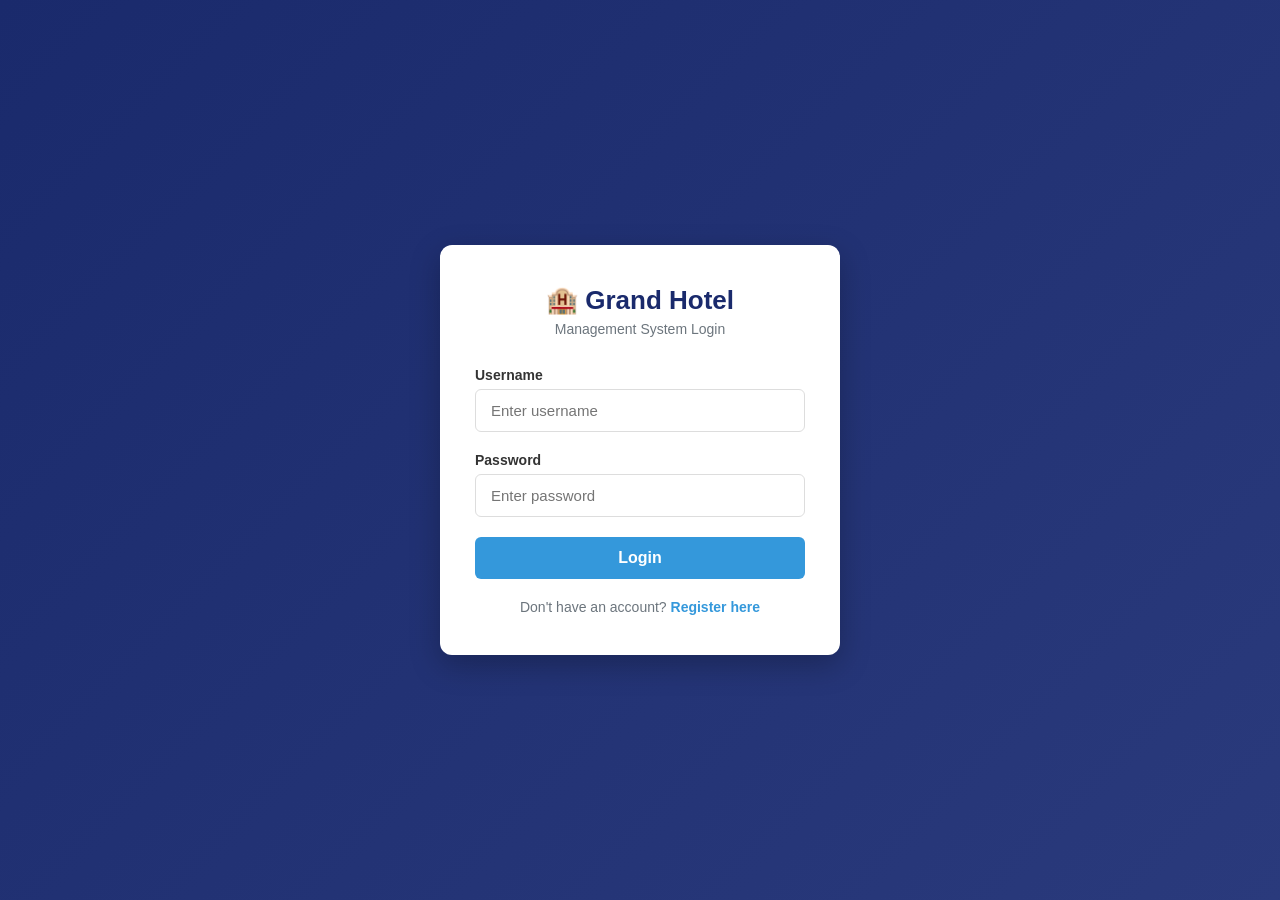
<file: Hotel Managent System/pages/guests.html>
<!DOCTYPE html>
<html lang="en">
<head>
    <meta charset="UTF-8">
    <meta name="viewport" content="width=device-width, initial-scale=1.0">
    <title>Guest Management - Hotel System</title>
    <style>
        /* Reset and Base Styles */
        * {
            margin: 0;
            padding: 0;
            box-sizing: border-box;
            font-family: 'Segoe UI', Tahoma, Geneva, Verdana, sans-serif;
        }

        body {
            background-color: #f5f7fa;
            color: #333;
            line-height: 1.6;
        }

        .container {
            display: flex;
            min-height: 100vh;
        }

        /* Sidebar Styles */
        .sidebar {
            width: 250px;
            background: linear-gradient(135deg, #1a2a6c, #2a3a7c);
            color: white;
            box-shadow: 2px 0 10px rgba(0, 0, 0, 0.1);
            z-index: 100;
            position: fixed;
            top: 0;
            left: 0;
            height: 100vh;
            overflow-y: auto;
        }

        .sidebar-header {
            padding: 25px 20px;
            border-bottom: 1px solid rgba(255, 255, 255, 0.1);
        }

        .sidebar-header h2 {
            font-size: 22px;
            margin-bottom: 5px;
        }

        .sidebar-header p {
            font-size: 12px;
            opacity: 0.8;
        }

        .sidebar-menu ul {
            list-style: none;
            padding: 20px 0;
        }

        .sidebar-menu li {
            margin-bottom: 5px;
        }

        .sidebar-menu a {
            display: flex;
            align-items: center;
            padding: 12px 20px;
            color: rgba(255, 255, 255, 0.8);
            text-decoration: none;
            transition: all 0.3s;
        }

        .sidebar-menu a:hover {
            background-color: rgba(255, 255, 255, 0.1);
            color: white;
        }

        .sidebar-menu a i {
            margin-right: 10px;
            font-size: 18px;
        }

        .sidebar-menu .active a {
            background-color: rgba(255, 255, 255, 0.15);
            color: white;
            border-left: 4px solid #4CAF50;
        }

        /* Main Content Styles */
        .main-content {
            flex: 1;
            display: flex;
            flex-direction: column;
            margin-left: 250px;
        }

        /* Top Navigation */
        .top-nav {
            display: flex;
            justify-content: space-between;
            align-items: center;
            padding: 15px 25px;
            background-color: white;
            box-shadow: 0 2px 5px rgba(0, 0, 0, 0.05);
            position: fixed;
            top: 0;
            left: 250px;
            right: 0;
            z-index: 99;
        }

        .search-box {
            display: flex;
            align-items: center;
            background-color: #f5f7fa;
            border-radius: 20px;
            padding: 8px 15px;
            width: 300px;
        }

        .search-box span {
            margin-right: 8px;
            color: #777;
        }

        .search-box input {
            border: none;
            background: transparent;
            outline: none;
            width: 100%;
        }

        .user-info {
            display: flex;
            align-items: center;
        }

        .user-info img {
            width: 35px;
            height: 35px;
            border-radius: 50%;
            margin-right: 10px;
            background-color: #ddd;
        }

        /* Content Area */
        .content {
            padding: 25px;
            flex: 1;
            margin-top: 70px;
        }

        .page-title {
            display: flex;
            justify-content: space-between;
            align-items: center;
            margin-bottom: 25px;
        }

        .page-title h1 {
            font-size: 28px;
            color: #2c3e50;
        }

        /* Button Styles */
        .btn {
            padding: 10px 20px;
            border: none;
            border-radius: 5px;
            cursor: pointer;
            font-weight: 600;
            transition: all 0.3s;
        }

        .btn-primary {
            background-color: #3498db;
            color: white;
        }

        .btn-primary:hover {
            background-color: #2980b9;
        }

        .btn-success {
            background-color: #2ecc71;
            color: white;
        }

        .btn-success:hover {
            background-color: #27ae60;
        }

        .btn-danger {
            background-color: #e74c3c;
            color: white;
        }

        .btn-danger:hover {
            background-color: #c0392b;
        }

        /* Cards */
        .cards {
            display: grid;
            grid-template-columns: repeat(auto-fit, minmax(250px, 1fr));
            gap: 20px;
            margin-bottom: 30px;
        }

        .card {
            background-color: white;
            border-radius: 10px;
            padding: 20px;
            box-shadow: 0 4px 6px rgba(0, 0, 0, 0.05);
            transition: transform 0.3s;
        }

        .card:hover {
            transform: translateY(-5px);
        }

        .card-header {
            display: flex;
            justify-content: space-between;
            align-items: center;
            margin-bottom: 10px;
        }

        .card-header h3 {
            font-size: 32px;
            color: #2c3e50;
        }

        .card-icon {
            width: 50px;
            height: 50px;
            border-radius: 50%;
            display: flex;
            align-items: center;
            justify-content: center;
            font-size: 20px;
        }

        .blue {
            background-color: #e3f2fd;
            color: #1976d2;
        }

        .green {
            background-color: #e8f5e9;
            color: #388e3c;
        }

        .orange {
            background-color: #fff3e0;
            color: #f57c00;
        }

        /* Table */
        .table-container {
            background-color: white;
            border-radius: 10px;
            overflow: hidden;
            box-shadow: 0 4px 6px rgba(0, 0, 0, 0.05);
        }

        table {
            width: 100%;
            border-collapse: collapse;
        }

        thead {
            background-color: #f8f9fa;
        }

        th, td {
            padding: 15px;
            text-align: left;
            border-bottom: 1px solid #e9ecef;
        }

        th {
            font-weight: 600;
            color: #495057;
        }

        tbody tr:hover {
            background-color: #f8f9fa;
        }

        .status {
            padding: 5px 10px;
            border-radius: 20px;
            font-size: 12px;
            font-weight: 600;
        }

        .status-checked-in {
            background-color: #e8f5e9;
            color: #2e7d32;
        }

        .status-checked-out {
            background-color: #ffebee;
            color: #c62828;
        }

        .status-reserved {
            background-color: #fff3e0;
            color: #ef6c00;
        }

        .action-buttons {
            display: flex;
            gap: 8px;
        }

        .action-btn {
            padding: 5px 10px;
            border: none;
            border-radius: 4px;
            cursor: pointer;
            font-size: 12px;
        }

        .edit-btn {
            background-color: #ffc107;
            color: white;
        }

        .delete-btn {
            background-color: #dc3545;
            color: white;
        }

        /* Modal Styles */
        .modal {
            display: none;
            position: fixed;
            top: 0;
            left: 0;
            width: 100%;
            height: 100%;
            background-color: rgba(0, 0, 0, 0.5);
            z-index: 1000;
            justify-content: center;
            align-items: center;
        }

        .modal-content {
            background-color: white;
            border-radius: 10px;
            width: 500px;
            max-width: 90%;
            box-shadow: 0 5px 15px rgba(0, 0, 0, 0.2);
        }

        .modal-header {
            padding: 20px;
            border-bottom: 1px solid #e9ecef;
            display: flex;
            justify-content: space-between;
            align-items: center;
        }

        .modal-header h2 {
            font-size: 22px;
            color: #2c3e50;
        }

        .close-btn {
            background: none;
            border: none;
            font-size: 24px;
            cursor: pointer;
            color: #6c757d;
        }

        .modal-body {
            padding: 20px;
        }

        .form-group {
            margin-bottom: 20px;
        }

        .form-group label {
            display: block;
            margin-bottom: 8px;
            font-weight: 600;
            color: #495057;
        }

        .form-control {
            width: 100%;
            padding: 10px;
            border: 1px solid #ced4da;
            border-radius: 5px;
            font-size: 16px;
        }

        .form-control:focus {
            outline: none;
            border-color: #3498db;
            box-shadow: 0 0 0 2px rgba(52, 152, 219, 0.2);
        }

        .form-row {
            display: flex;
            gap: 15px;
        }

        .form-row .form-group {
            flex: 1;
        }

        .modal-footer {
            padding: 20px;
            border-top: 1px solid #e9ecef;
            display: flex;
            justify-content: flex-end;
            gap: 10px;
        }

        /* Responsive Design */
        @media (max-width: 992px) {
            .container {
                flex-direction: column;
            }
            
            .sidebar {
                width: 100%;
                height: auto;
            }
            
            .sidebar-menu ul {
                display: flex;
                overflow-x: auto;
            }
            
            .sidebar-menu li {
                flex-shrink: 0;
            }
            
            .cards {
                grid-template-columns: 1fr;
            }
        }

        @media (max-width: 768px) {
            .top-nav {
                flex-direction: column;
                gap: 15px;
            }
            
            .search-box {
                width: 100%;
            }
            
            .page-title {
                flex-direction: column;
                align-items: flex-start;
                gap: 15px;
            }
            
            .table-container {
                overflow-x: auto;
            }
            
            table {
                min-width: 700px;
            }
        }
    </style>
<script>
        // Auth guard - redirect to login page if not logged in
        if (localStorage.getItem('hotelLoggedIn') !== 'true') {
            window.location.href = '../login.html';
        }
    </script>
</head>
<body>
    <div class="container">
        <!-- Sidebar -->
        <div class="sidebar">
            <div class="sidebar-header">
                <h2>Grand Hotel</h2>
                <p>Management System</p>
            </div>
            <nav class="sidebar-menu">
                <ul>
                    <li><a href="../index.html"><i>📊</i> Dashboard</a></li>
                    <li><a href="rooms.html"><i>🏨</i> Rooms</a></li>
                    <li><a href="bookings.html"><i>📅</i> Bookings</a></li>
                    <li><a href="guests.html"><i>👥</i> Guests</a></li>
                    <li><a href="staff.html"><i>👨‍💼</i> Staff</a></li>
                </ul>
            </nav>
        </div>

        <!-- Main Content -->
        <div class="main-content">
            <header class="top-nav">
                <div class="search-box">
                    <span>🔍</span>
                    <input type="text" placeholder="Search guests..." id="search-guests">
                </div>
                <div class="user-info">
                    <div class="user-avatar"></div>
                    <span id="logged-in-user">Admin User</span>
                    <button class="btn" id="logout-btn" style="margin-left:15px; background:#e74c3c; color:white; padding:6px 14px;">Logout</button>
                </div>
            </header>

            <main class="content">
                <div class="page-title">
                    <h1>Guest Management</h1>
                    <button class="btn btn-primary" id="add-guest-btn">Add Guest</button>
                </div>

                <!-- Guest Statistics -->
                <div class="cards">
                    <div class="card">
                        <div class="card-header">
                            <h3 id="total-guests">0</h3>
                            <div class="card-icon blue">👥</div>
                        </div>
                        <p>Total Guests</p>
                    </div>
                    <div class="card">
                        <div class="card-header">
                            <h3 id="current-guests">0</h3>
                            <div class="card-icon green">🏨</div>
                        </div>
                        <p>Currently Staying</p>
                    </div>
                    <div class="card">
                        <div class="card-header">
                            <h3 id="vip-guests">0</h3>
                            <div class="card-icon orange">⭐</div>
                        </div>
                        <p>VIP Guests</p>
                    </div>
                </div>

                <!-- Guests Table -->
                <div class="table-container">
                    <table id="guests-table">
                        <thead>
                            <tr>
                                <th>ID</th>
                                <th>Name</th>
                                <th>Email</th>
                                <th>Phone</th>
                                <th>Room</th>
                                <th>Check-In</th>
                                <th>Check-Out</th>
                                <th>Status</th>
                                <th>Actions</th>
                            </tr>
                        </thead>
                        <tbody id="guests-table-body">
                            <!-- Table rows will be populated by JavaScript -->
                        </tbody>
                    </table>
                </div>
            </main>
        </div>
    </div>

    <!-- Add/Edit Guest Modal -->
    <div class="modal" id="guest-modal">
        <div class="modal-content">
            <div class="modal-header">
                <h2 id="modal-title">Add New Guest</h2>
                <button class="close-btn" id="close-modal">&times;</button>
            </div>
            <div class="modal-body">
                <form id="guest-form">
                    <div class="form-row">
                        <div class="form-group">
                            <label for="guest-id">Guest ID</label>
                            <input type="text" id="guest-id" class="form-control" readonly>
                        </div>
                        <div class="form-group">
                            <label for="guest-status">Status</label>
                            <select id="guest-status" class="form-control">
                                <option value="Checked In">Checked In</option>
                                <option value="Checked Out">Checked Out</option>
                                <option value="Reserved">Reserved</option>
                            </select>
                        </div>
                    </div>
                    <div class="form-row">
                        <div class="form-group">
                            <label for="first-name">First Name</label>
                            <input type="text" id="first-name" class="form-control" required>
                        </div>
                        <div class="form-group">
                            <label for="last-name">Last Name</label>
                            <input type="text" id="last-name" class="form-control" required>
                        </div>
                    </div>
                    <div class="form-group">
                        <label for="email">Email</label>
                        <input type="email" id="email" class="form-control" required>
                    </div>
                    <div class="form-group">
                        <label for="phone">Phone</label>
                        <input type="tel" id="phone" class="form-control" required>
                    </div>
                    <div class="form-row">
                        <div class="form-group">
                            <label for="room-number">Room Number</label>
                            <input type="text" id="room-number" class="form-control" required>
                        </div>
                        <div class="form-group">
                            <label for="vip-status">VIP Status</label>
                            <select id="vip-status" class="form-control">
                                <option value="No">No</option>
                                <option value="Yes">Yes</option>
                            </select>
                        </div>
                    </div>
                    <div class="form-row">
                        <div class="form-group">
                            <label for="check-in">Check-In Date</label>
                            <input type="date" id="check-in" class="form-control" required>
                        </div>
                        <div class="form-group">
                            <label for="check-out">Check-Out Date</label>
                            <input type="date" id="check-out" class="form-control" required>
                        </div>
                    </div>
                </form>
            </div>
            <div class="modal-footer">
                <button class="btn" id="cancel-btn">Cancel</button>
                <button class="btn btn-primary" id="save-guest-btn">Save Guest</button>
            </div>
        </div>
    </div>

    <script>
        // Sample guest data
        let guests = [
            {
                id: "G001",
                firstName: "John",
                lastName: "Doe",
                email: "john.doe@example.com",
                phone: "+1 (555) 123-4567",
                room: "101",
                checkIn: "2023-05-15",
                checkOut: "2023-05-20",
                status: "Checked In",
                vip: "No"
            },
            {
                id: "G002",
                firstName: "Jane",
                lastName: "Smith",
                email: "jane.smith@example.com",
                phone: "+1 (555) 987-6543",
                room: "205",
                checkIn: "2023-05-18",
                checkOut: "2023-05-25",
                status: "Reserved",
                vip: "Yes"
            },
            {
                id: "G003",
                firstName: "Robert",
                lastName: "Johnson",
                email: "robert.j@example.com",
                phone: "+1 (555) 456-7890",
                room: "312",
                checkIn: "2023-05-10",
                checkOut: "2023-05-17",
                status: "Checked Out",
                vip: "No"
            }
        ];

        // DOM Elements
        const addGuestBtn = document.getElementById('add-guest-btn');
        const guestModal = document.getElementById('guest-modal');
        const closeModalBtn = document.getElementById('close-modal');
        const cancelBtn = document.getElementById('cancel-btn');
        const saveGuestBtn = document.getElementById('save-guest-btn');
        const guestForm = document.getElementById('guest-form');
        const guestsTableBody = document.getElementById('guests-table-body');
        const searchInput = document.getElementById('search-guests');
        const modalTitle = document.getElementById('modal-title');

        // Statistics elements
        const totalGuestsEl = document.getElementById('total-guests');
        const currentGuestsEl = document.getElementById('current-guests');
        const vipGuestsEl = document.getElementById('vip-guests');

        // State variables
        let isEditing = false;
        let currentEditId = null;

        // Event Listeners
        addGuestBtn.addEventListener('click', openAddGuestModal);
        closeModalBtn.addEventListener('click', closeGuestModal);
        cancelBtn.addEventListener('click', closeGuestModal);
        saveGuestBtn.addEventListener('click', saveGuest);
        searchInput.addEventListener('input', filterGuests);

        // Initialize the page
        document.addEventListener('DOMContentLoaded', function() {
            renderGuestsTable();
            updateStatistics();

            // Show logged-in username
            const loggedInUser = localStorage.getItem('hotelUsername') || 'Admin User';
            document.getElementById('logged-in-user').textContent = loggedInUser;

            // Logout button
            document.getElementById('logout-btn').addEventListener('click', function() {
                localStorage.removeItem('hotelLoggedIn');
                localStorage.removeItem('hotelUsername');
                window.location.href = '../login.html';
            });
        });

        // Functions
        function openAddGuestModal() {
            isEditing = false;
            currentEditId = null;
            modalTitle.textContent = "Add New Guest";
            guestForm.reset();
            
            // Generate a new guest ID
            document.getElementById('guest-id').value = generateGuestId();
            
            // Set default dates
            const today = new Date().toISOString().split('T')[0];
            document.getElementById('check-in').value = today;
            
            const tomorrow = new Date();
            tomorrow.setDate(tomorrow.getDate() + 1);
            document.getElementById('check-out').value = tomorrow.toISOString().split('T')[0];
            
            guestModal.style.display = 'flex';
        }

        function openEditGuestModal(guestId) {
            isEditing = true;
            currentEditId = guestId;
            modalTitle.textContent = "Edit Guest";
            
            const guest = guests.find(g => g.id === guestId);
            if (guest) {
                document.getElementById('guest-id').value = guest.id;
                document.getElementById('first-name').value = guest.firstName;
                document.getElementById('last-name').value = guest.lastName;
                document.getElementById('email').value = guest.email;
                document.getElementById('phone').value = guest.phone;
                document.getElementById('room-number').value = guest.room;
                document.getElementById('check-in').value = guest.checkIn;
                document.getElementById('check-out').value = guest.checkOut;
                document.getElementById('guest-status').value = guest.status;
                document.getElementById('vip-status').value = guest.vip;
            }
            
            guestModal.style.display = 'flex';
        }

        function closeGuestModal() {
            guestModal.style.display = 'none';
        }

        function generateGuestId() {
            const lastId = guests.length > 0 ? parseInt(guests[guests.length - 1].id.substring(1)) : 0;
            return `G${(lastId + 1).toString().padStart(3, '0')}`;
        }

        function saveGuest() {
            // Get form values
            const guestId = document.getElementById('guest-id').value;
            const firstName = document.getElementById('first-name').value;
            const lastName = document.getElementById('last-name').value;
            const email = document.getElementById('email').value;
            const phone = document.getElementById('phone').value;
            const room = document.getElementById('room-number').value;
            const checkIn = document.getElementById('check-in').value;
            const checkOut = document.getElementById('check-out').value;
            const status = document.getElementById('guest-status').value;
            const vip = document.getElementById('vip-status').value;

            // Validate form
            if (!firstName || !lastName || !email || !phone || !room || !checkIn || !checkOut) {
                alert('Please fill in all required fields');
                return;
            }

            if (isEditing) {
                // Update existing guest
                const index = guests.findIndex(g => g.id === currentEditId);
                if (index !== -1) {
                    guests[index] = {
                        id: guestId,
                        firstName,
                        lastName,
                        email,
                        phone,
                        room,
                        checkIn,
                        checkOut,
                        status,
                        vip
                    };
                }
            } else {
                // Add new guest
                guests.push({
                    id: guestId,
                    firstName,
                    lastName,
                    email,
                    phone,
                    room,
                    checkIn,
                    checkOut,
                    status,
                    vip
                });
            }

            // Update UI
            renderGuestsTable();
            updateStatistics();
            closeGuestModal();
        }

        function deleteGuest(guestId) {
            if (confirm('Are you sure you want to delete this guest?')) {
                guests = guests.filter(guest => guest.id !== guestId);
                renderGuestsTable();
                updateStatistics();
            }
        }

        function renderGuestsTable() {
            guestsTableBody.innerHTML = '';
            
            guests.forEach(guest => {
                const row = document.createElement('tr');
                
                // Determine status class
                let statusClass = '';
                if (guest.status === 'Checked In') statusClass = 'status-checked-in';
                else if (guest.status === 'Checked Out') statusClass = 'status-checked-out';
                else if (guest.status === 'Reserved') statusClass = 'status-reserved';
                
                row.innerHTML = `
                    <td>${guest.id}</td>
                    <td>${guest.firstName} ${guest.lastName}</td>
                    <td>${guest.email}</td>
                    <td>${guest.phone}</td>
                    <td>${guest.room}</td>
                    <td>${formatDate(guest.checkIn)}</td>
                    <td>${formatDate(guest.checkOut)}</td>
                    <td><span class="status ${statusClass}">${guest.status}</span></td>
                    <td>
                        <div class="action-buttons">
                            <button class="action-btn edit-btn" onclick="openEditGuestModal('${guest.id}')">Edit</button>
                            <button class="action-btn delete-btn" onclick="deleteGuest('${guest.id}')">Delete</button>
                        </div>
                    </td>
                `;
                
                guestsTableBody.appendChild(row);
            });
        }

        function updateStatistics() {
            // Update total guests
            totalGuestsEl.textContent = guests.length;
            
            // Update current guests (checked in)
            const currentGuests = guests.filter(guest => guest.status === 'Checked In').length;
            currentGuestsEl.textContent = currentGuests;
            
            // Update VIP guests
            const vipGuests = guests.filter(guest => guest.vip === 'Yes').length;
            vipGuestsEl.textContent = vipGuests;
        }

        function filterGuests() {
            const searchTerm = searchInput.value.toLowerCase();
            const filteredGuests = guests.filter(guest => 
                guest.firstName.toLowerCase().includes(searchTerm) ||
                guest.lastName.toLowerCase().includes(searchTerm) ||
                guest.email.toLowerCase().includes(searchTerm) ||
                guest.phone.includes(searchTerm) ||
                guest.room.includes(searchTerm) ||
                guest.id.toLowerCase().includes(searchTerm)
            );
            
            // Re-render table with filtered guests
            guestsTableBody.innerHTML = '';
            
            filteredGuests.forEach(guest => {
                const row = document.createElement('tr');
                
                // Determine status class
                let statusClass = '';
                if (guest.status === 'Checked In') statusClass = 'status-checked-in';
                else if (guest.status === 'Checked Out') statusClass = 'status-checked-out';
                else if (guest.status === 'Reserved') statusClass = 'status-reserved';
                
                row.innerHTML = `
                    <td>${guest.id}</td>
                    <td>${guest.firstName} ${guest.lastName}</td>
                    <td>${guest.email}</td>
                    <td>${guest.phone}</td>
                    <td>${guest.room}</td>
                    <td>${formatDate(guest.checkIn)}</td>
                    <td>${formatDate(guest.checkOut)}</td>
                    <td><span class="status ${statusClass}">${guest.status}</span></td>
                    <td>
                        <div class="action-buttons">
                            <button class="action-btn edit-btn" onclick="openEditGuestModal('${guest.id}')">Edit</button>
                            <button class="action-btn delete-btn" onclick="deleteGuest('${guest.id}')">Delete</button>
                        </div>
                    </td>
                `;
                
                guestsTableBody.appendChild(row);
            });
        }

        function formatDate(dateString) {
            const options = { year: 'numeric', month: 'short', day: 'numeric' };
            return new Date(dateString).toLocaleDateString('en-US', options);
        }
    </script>
</body>
</html>
</file>
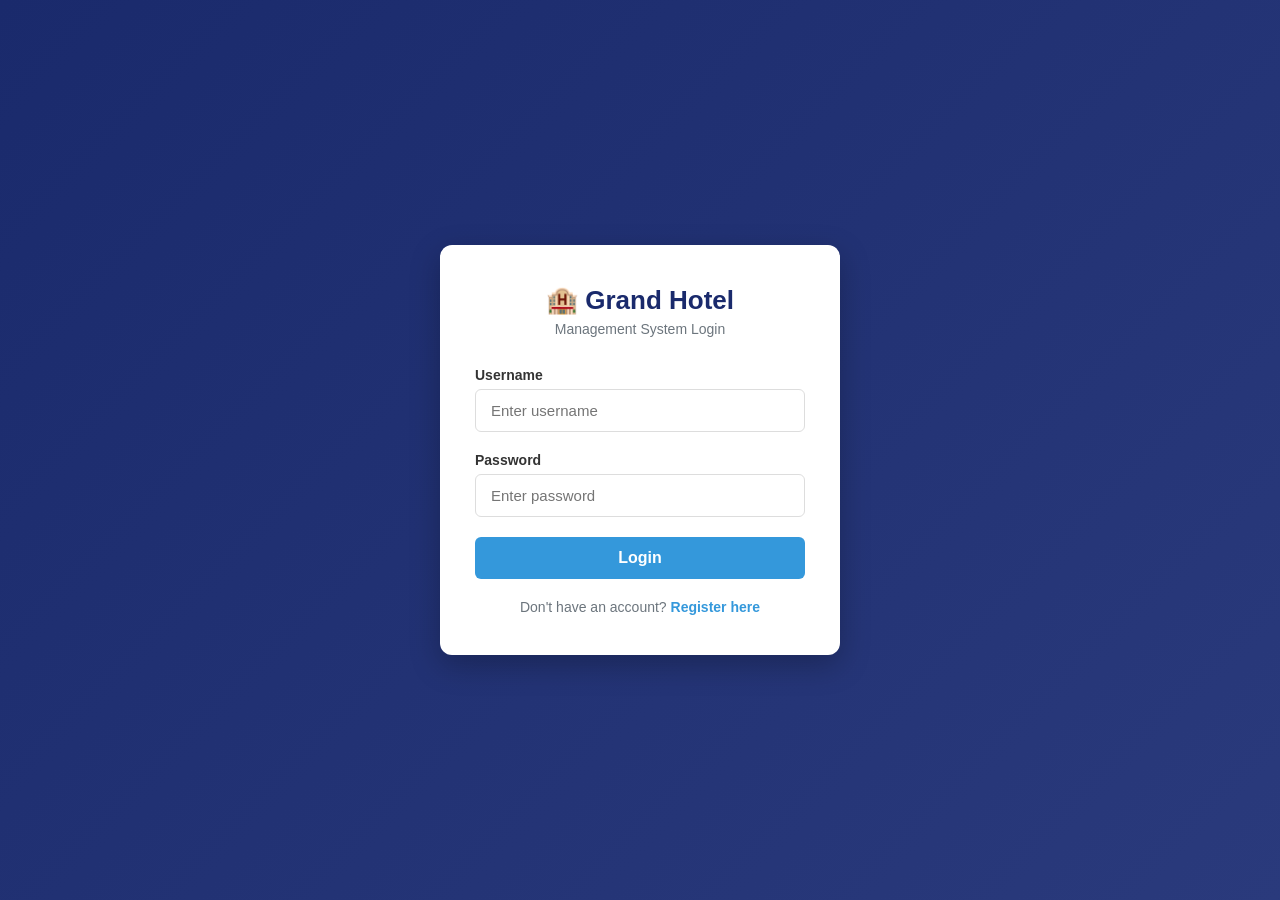
<file: Hotel Managent System/pages/rooms.html>
<!DOCTYPE html>
<html lang="en">
<head>
    <meta charset="UTF-8">
    <meta name="viewport" content="width=device-width, initial-scale=1.0">
    <title>Room Management - Hotel System</title>
    <style>
        /* Reset and Base Styles */
        * {
            margin: 0;
            padding: 0;
            box-sizing: border-box;
            font-family: 'Segoe UI', Tahoma, Geneva, Verdana, sans-serif;
        }

        body {
            background-color: #f5f7fa;
            color: #333;
            line-height: 1.6;
        }

        .container {
            display: flex;
            min-height: 100vh;
        }

        /* Sidebar Styles */
        .sidebar {
            width: 250px;
            background: linear-gradient(135deg, #1a2a6c, #2a3a7c);
            color: white;
            box-shadow: 2px 0 10px rgba(0, 0, 0, 0.1);
            z-index: 100;
            position: fixed;
            top: 0;
            left: 0;
            height: 100vh;
            overflow-y: auto;
        }

        .sidebar-header {
            padding: 25px 20px;
            border-bottom: 1px solid rgba(255, 255, 255, 0.1);
        }

        .sidebar-header h2 {
            font-size: 22px;
            margin-bottom: 5px;
        }

        .sidebar-header p {
            font-size: 12px;
            opacity: 0.8;
        }

        .sidebar-menu ul {
            list-style: none;
            padding: 20px 0;
        }

        .sidebar-menu li {
            margin-bottom: 5px;
        }

        .sidebar-menu a {
            display: flex;
            align-items: center;
            padding: 12px 20px;
            color: rgba(255, 255, 255, 0.8);
            text-decoration: none;
            transition: all 0.3s;
        }

        .sidebar-menu a:hover {
            background-color: rgba(255, 255, 255, 0.1);
            color: white;
        }

        .sidebar-menu a i {
            margin-right: 10px;
            font-size: 18px;
        }

        .sidebar-menu .active a {
            background-color: rgba(255, 255, 255, 0.15);
            color: white;
            border-left: 4px solid #4CAF50;
        }

        /* Main Content Styles */
        .main-content {
            flex: 1;
            display: flex;
            flex-direction: column;
            margin-left: 250px;
        }

        /* Top Navigation */
        .top-nav {
            display: flex;
            justify-content: space-between;
            align-items: center;
            padding: 15px 25px;
            background-color: white;
            box-shadow: 0 2px 5px rgba(0, 0, 0, 0.05);
            position: fixed;
            top: 0;
            left: 250px;
            right: 0;
            z-index: 99;
        }

        .search-box {
            display: flex;
            align-items: center;
            background-color: #f5f7fa;
            border-radius: 20px;
            padding: 8px 15px;
            width: 300px;
        }

        .search-box span {
            margin-right: 8px;
            color: #777;
        }

        .search-box input {
            border: none;
            background: transparent;
            outline: none;
            width: 100%;
        }

        .user-info {
            display: flex;
            align-items: center;
        }

        .user-info img {
            width: 35px;
            height: 35px;
            border-radius: 50%;
            margin-right: 10px;
            background-color: #ddd;
        }

        /* Content Area */
        .content {
            padding: 25px;
            flex: 1;
            margin-top: 70px;
        }

        .page-title {
            display: flex;
            justify-content: space-between;
            align-items: center;
            margin-bottom: 25px;
        }

        .page-title h1 {
            font-size: 28px;
            color: #2c3e50;
        }

        /* Button Styles */
        .btn {
            padding: 10px 20px;
            border: none;
            border-radius: 5px;
            cursor: pointer;
            font-weight: 600;
            transition: all 0.3s;
        }

        .btn-primary {
            background-color: #3498db;
            color: white;
        }

        .btn-primary:hover {
            background-color: #2980b9;
        }

        .btn-success {
            background-color: #2ecc71;
            color: white;
        }

        .btn-success:hover {
            background-color: #27ae60;
        }

        .btn-warning {
            background-color: #f39c12;
            color: white;
        }

        .btn-warning:hover {
            background-color: #e67e22;
        }

        .btn-danger {
            background-color: #e74c3c;
            color: white;
        }

        .btn-danger:hover {
            background-color: #c0392b;
        }

        /* Cards */
        .cards {
            display: grid;
            grid-template-columns: repeat(auto-fit, minmax(250px, 1fr));
            gap: 20px;
            margin-bottom: 30px;
        }

        .card {
            background-color: white;
            border-radius: 10px;
            padding: 20px;
            box-shadow: 0 4px 6px rgba(0, 0, 0, 0.05);
            transition: transform 0.3s;
        }

        .card:hover {
            transform: translateY(-5px);
        }

        .card-header {
            display: flex;
            justify-content: space-between;
            align-items: center;
            margin-bottom: 10px;
        }

        .card-header h3 {
            font-size: 32px;
            color: #2c3e50;
        }

        .card-icon {
            width: 50px;
            height: 50px;
            border-radius: 50%;
            display: flex;
            align-items: center;
            justify-content: center;
            font-size: 20px;
        }

        .blue {
            background-color: #e3f2fd;
            color: #1976d2;
        }

        .green {
            background-color: #e8f5e9;
            color: #388e3c;
        }

        .red {
            background-color: #ffebee;
            color: #d32f2f;
        }

        .orange {
            background-color: #fff3e0;
            color: #f57c00;
        }

        /* Form Styles */
        .form-container {
            background-color: white;
            border-radius: 10px;
            padding: 20px;
            margin-bottom: 25px;
            box-shadow: 0 4px 6px rgba(0, 0, 0, 0.05);
        }

        .form-container h3 {
            margin-bottom: 15px;
            color: #2c3e50;
        }

        .form-row {
            display: flex;
            gap: 20px;
            margin-bottom: 15px;
        }

        .form-group {
            flex: 1;
        }

        .form-group label {
            display: block;
            margin-bottom: 8px;
            font-weight: 600;
            color: #495057;
        }

        .form-control {
            width: 100%;
            padding: 10px;
            border: 1px solid #ced4da;
            border-radius: 5px;
            font-size: 16px;
        }

        .form-control:focus {
            outline: none;
            border-color: #3498db;
            box-shadow: 0 0 0 2px rgba(52, 152, 219, 0.2);
        }

        /* Table */
        .table-container {
            background-color: white;
            border-radius: 10px;
            overflow: hidden;
            box-shadow: 0 4px 6px rgba(0, 0, 0, 0.05);
        }

        table {
            width: 100%;
            border-collapse: collapse;
        }

        thead {
            background-color: #f8f9fa;
        }

        th, td {
            padding: 15px;
            text-align: left;
            border-bottom: 1px solid #e9ecef;
        }

        th {
            font-weight: 600;
            color: #495057;
        }

        tbody tr:hover {
            background-color: #f8f9fa;
        }

        .status {
            padding: 5px 10px;
            border-radius: 20px;
            font-size: 12px;
            font-weight: 600;
        }

        .status-available {
            background-color: #e8f5e9;
            color: #2e7d32;
        }

        .status-occupied {
            background-color: #ffebee;
            color: #c62828;
        }

        .status-maintenance {
            background-color: #fff3e0;
            color: #ef6c00;
        }

        .status-cleaning {
            background-color: #e3f2fd;
            color: #1565c0;
        }

        .room-type {
            padding: 5px 10px;
            border-radius: 20px;
            font-size: 12px;
            font-weight: 600;
        }

        .room-type-single {
            background-color: #e3f2fd;
            color: #1565c0;
        }

        .room-type-double {
            background-color: #f3e5f5;
            color: #7b1fa2;
        }

        .room-type-suite {
            background-color: #e8f5e9;
            color: #2e7d32;
        }

        .room-type-deluxe {
            background-color: #fff3e0;
            color: #ef6c00;
        }

        .action-buttons {
            display: flex;
            gap: 8px;
        }

        .action-btn {
            padding: 5px 10px;
            border: none;
            border-radius: 4px;
            cursor: pointer;
            font-size: 12px;
        }

        .edit-btn {
            background-color: #ffc107;
            color: white;
        }

        .delete-btn {
            background-color: #e74c3c;
            color: white;
        }

        /* Modal Styles */
        .modal {
            display: none;
            position: fixed;
            top: 0;
            left: 0;
            width: 100%;
            height: 100%;
            background-color: rgba(0, 0, 0, 0.5);
            z-index: 1000;
            justify-content: center;
            align-items: center;
        }

        .modal-content {
            background-color: white;
            border-radius: 10px;
            width: 600px;
            max-width: 90%;
            max-height: 90vh;
            overflow-y: auto;
            box-shadow: 0 5px 15px rgba(0, 0, 0, 0.2);
        }

        .modal-header {
            padding: 20px;
            border-bottom: 1px solid #e9ecef;
            display: flex;
            justify-content: space-between;
            align-items: center;
        }

        .modal-header h2 {
            font-size: 22px;
            color: #2c3e50;
        }

        .close-btn {
            background: none;
            border: none;
            font-size: 24px;
            cursor: pointer;
            color: #6c757d;
        }

        .modal-body {
            padding: 20px;
        }

        .modal-footer {
            padding: 20px;
            border-top: 1px solid #e9ecef;
            display: flex;
            justify-content: flex-end;
            gap: 10px;
        }

        /* Responsive Design */
        @media (max-width: 992px) {
            .container {
                flex-direction: column;
            }
            
            .sidebar {
                width: 100%;
                height: auto;
            }
            
            .sidebar-menu ul {
                display: flex;
                overflow-x: auto;
            }
            
            .sidebar-menu li {
                flex-shrink: 0;
            }
            
            .cards {
                grid-template-columns: 1fr;
            }
            
            .form-row {
                flex-direction: column;
                gap: 15px;
            }
        }

        @media (max-width: 768px) {
            .top-nav {
                flex-direction: column;
                gap: 15px;
            }
            
            .search-box {
                width: 100%;
            }
            
            .page-title {
                flex-direction: column;
                align-items: flex-start;
                gap: 15px;
            }
            
            .table-container {
                overflow-x: auto;
            }
            
            table {
                min-width: 800px;
            }
        }
    </style>
<script>
        // Auth guard - redirect to login page if not logged in
        if (localStorage.getItem('hotelLoggedIn') !== 'true') {
            window.location.href = '../login.html';
        }
    </script>
</head>
<body>
    <div class="container">
        <!-- Sidebar -->
        <div class="sidebar">
            <div class="sidebar-header">
                <h2>Grand Hotel</h2>
                <p>Management System</p>
            </div>
            <nav class="sidebar-menu">
                <ul>
                    <li><a href="../index.html"><i>📊</i> Dashboard</a></li>
                    <li><a href="rooms.html"><i>🏨</i> Rooms</a></li>
                    <li><a href="bookings.html"><i>📅</i> Bookings</a></li>
                    <li><a href="guests.html"><i>👥</i> Guests</a></li>
                    <li><a href="staff.html"><i>👨‍💼</i> Staff</a></li>
                </ul>
            </nav>
        </div>

        <!-- Main Content -->
        <div class="main-content">
            <header class="top-nav">
                <div class="search-box">
                    <span>🔍</span>
                    <input type="text" placeholder="Search rooms..." id="search-rooms">
                </div>
                <div class="user-info">
                    <div class="user-avatar"></div>
                    <span id="logged-in-user">Admin User</span>
                    <button class="btn" id="logout-btn" style="margin-left:15px; background:#e74c3c; color:white; padding:6px 14px;">Logout</button>
                </div>
            </header>

            <main class="content">
                <div class="page-title">
                    <h1>Room Management</h1>
                    <button class="btn btn-primary" id="add-room-btn">Add New Room</button>
                </div>

                <!-- Room Statistics -->
                <div class="cards">
                    <div class="card">
                        <div class="card-header">
                            <h3 id="total-rooms">0</h3>
                            <div class="card-icon blue">🏨</div>
                        </div>
                        <p>Total Rooms</p>
                    </div>
                    <div class="card">
                        <div class="card-header">
                            <h3 id="available-rooms">0</h3>
                            <div class="card-icon green">✅</div>
                        </div>
                        <p>Available Rooms</p>
                    </div>
                    <div class="card">
                        <div class="card-header">
                            <h3 id="occupied-rooms">0</h3>
                            <div class="card-icon red">🛏️</div>
                        </div>
                        <p>Occupied Rooms</p>
                    </div>
                    <div class="card">
                        <div class="card-header">
                            <h3 id="maintenance-rooms">0</h3>
                            <div class="card-icon orange">🔧</div>
                        </div>
                        <p>Under Maintenance</p>
                    </div>
                </div>

                <!-- Room Filters -->
                <div class="form-container">
                    <h3>Filter Rooms</h3>
                    <div class="form-row">
                        <div class="form-group">
                            <label>Room Type</label>
                            <select class="form-control" id="room-type-filter">
                                <option value="">All Types</option>
                                <option value="single">Single</option>
                                <option value="double">Double</option>
                                <option value="suite">Suite</option>
                                <option value="deluxe">Deluxe</option>
                            </select>
                        </div>
                        <div class="form-group">
                            <label>Status</label>
                            <select class="form-control" id="status-filter">
                                <option value="">All Status</option>
                                <option value="available">Available</option>
                                <option value="occupied">Occupied</option>
                                <option value="maintenance">Maintenance</option>
                                <option value="cleaning">Cleaning</option>
                            </select>
                        </div>
                        <div class="form-group">
                            <label>Floor</label>
                            <select class="form-control" id="floor-filter">
                                <option value="">All Floors</option>
                                <option value="1">1st Floor</option>
                                <option value="2">2nd Floor</option>
                                <option value="3">3rd Floor</option>
                                <option value="4">4th Floor</option>
                            </select>
                        </div>
                    </div>
                    <button class="btn btn-primary" id="apply-filters">Apply Filters</button>
                    <button class="btn" id="clear-filters">Clear Filters</button>
                </div>

                <!-- Rooms Table -->
                <div class="table-container">
                    <table id="rooms-table">
                        <thead>
                            <tr>
                                <th>Room No</th>
                                <th>Type</th>
                                <th>Floor</th>
                                <th>Price/Night</th>
                                <th>Status</th>
                                <th>Last Cleaned</th>
                                <th>Actions</th>
                            </tr>
                        </thead>
                        <tbody id="rooms-table-body">
                            <!-- Table rows will be populated by JavaScript -->
                        </tbody>
                    </table>
                </div>
            </main>
        </div>
    </div>

    <!-- Add/Edit Room Modal -->
    <div class="modal" id="room-modal">
        <div class="modal-content">
            <div class="modal-header">
                <h2 id="modal-title">Add New Room</h2>
                <button class="close-btn" id="close-modal">&times;</button>
            </div>
            <div class="modal-body">
                <form id="room-form">
                    <div class="form-row">
                        <div class="form-group">
                            <label for="room-number">Room Number</label>
                            <input type="text" id="room-number" class="form-control" required>
                        </div>
                        <div class="form-group">
                            <label for="room-status">Status</label>
                            <select id="room-status" class="form-control" required>
                                <option value="available">Available</option>
                                <option value="occupied">Occupied</option>
                                <option value="maintenance">Maintenance</option>
                                <option value="cleaning">Cleaning</option>
                            </select>
                        </div>
                    </div>
                    <div class="form-row">
                        <div class="form-group">
                            <label for="room-type">Room Type</label>
                            <select id="room-type" class="form-control" required>
                                <option value="single">Single</option>
                                <option value="double">Double</option>
                                <option value="suite">Suite</option>
                                <option value="deluxe">Deluxe</option>
                            </select>
                        </div>
                        <div class="form-group">
                            <label for="floor">Floor</label>
                            <select id="floor" class="form-control" required>
                                <option value="1">1st Floor</option>
                                <option value="2">2nd Floor</option>
                                <option value="3">3rd Floor</option>
                                <option value="4">4th Floor</option>
                            </select>
                        </div>
                    </div>
                    <div class="form-row">
                        <div class="form-group">
                            <label for="price">Price per Night ($)</label>
                            <input type="number" id="price" class="form-control" min="50" step="10" required>
                        </div>
                        <div class="form-group">
                            <label for="capacity">Capacity</label>
                            <input type="number" id="capacity" class="form-control" min="1" max="6" required>
                        </div>
                    </div>
                    <div class="form-row">
                        <div class="form-group">
                            <label for="last-cleaned">Last Cleaned</label>
                            <input type="date" id="last-cleaned" class="form-control" required>
                        </div>
                        <div class="form-group">
                            <label for="next-maintenance">Next Maintenance</label>
                            <input type="date" id="next-maintenance" class="form-control">
                        </div>
                    </div>
                    <div class="form-group">
                        <label for="amenities">Amenities</label>
                        <textarea id="amenities" class="form-control" rows="3" placeholder="WiFi, TV, AC, Mini-bar, etc."></textarea>
                    </div>
                </form>
            </div>
            <div class="modal-footer">
                <button class="btn" id="cancel-btn">Cancel</button>
                <button class="btn btn-primary" id="save-room-btn">Save Room</button>
            </div>
        </div>
    </div>

    <!-- Room Details Modal -->
    <div class="modal" id="room-details-modal">
        <div class="modal-content">
            <div class="modal-header">
                <h2>Room Details</h2>
                <button class="close-btn" id="close-details-modal">&times;</button>
            </div>
            <div class="modal-body">
                <div id="room-details-content">
                    <!-- Details will be populated by JavaScript -->
                </div>
            </div>
            <div class="modal-footer">
                <button class="btn" id="close-details">Close</button>
            </div>
        </div>
    </div>

    <script>
        // Sample room data
        let rooms = [
            {
                id: "R001",
                number: "101",
                type: "single",
                floor: "1",
                price: 120,
                capacity: 1,
                status: "available",
                lastCleaned: "2023-05-20",
                nextMaintenance: "2023-08-15",
                amenities: "WiFi, TV, AC"
            },
            {
                id: "R002",
                number: "102",
                type: "double",
                floor: "1",
                price: 180,
                capacity: 2,
                status: "occupied",
                lastCleaned: "2023-05-18",
                nextMaintenance: "2023-09-10",
                amenities: "WiFi, TV, AC, Mini-bar"
            },
            {
                id: "R003",
                number: "201",
                type: "suite",
                floor: "2",
                price: 300,
                capacity: 4,
                status: "available",
                lastCleaned: "2023-05-19",
                nextMaintenance: "2023-07-20",
                amenities: "WiFi, TV, AC, Mini-bar, Jacuzzi"
            },
            {
                id: "R004",
                number: "202",
                type: "deluxe",
                floor: "2",
                price: 250,
                capacity: 3,
                status: "maintenance",
                lastCleaned: "2023-05-15",
                nextMaintenance: "2023-05-25",
                amenities: "WiFi, TV, AC, Mini-bar, Balcony"
            },
            {
                id: "R005",
                number: "301",
                type: "single",
                floor: "3",
                price: 120,
                capacity: 1,
                status: "cleaning",
                lastCleaned: "2023-05-21",
                nextMaintenance: "2023-08-30",
                amenities: "WiFi, TV, AC"
            },
            {
                id: "R006",
                number: "302",
                type: "double",
                floor: "3",
                price: 180,
                capacity: 2,
                status: "available",
                lastCleaned: "2023-05-20",
                nextMaintenance: "2023-09-05",
                amenities: "WiFi, TV, AC, Mini-bar"
            },
            {
                id: "R007",
                number: "401",
                type: "suite",
                floor: "4",
                price: 320,
                capacity: 4,
                status: "occupied",
                lastCleaned: "2023-05-17",
                nextMaintenance: "2023-07-25",
                amenities: "WiFi, TV, AC, Mini-bar, Jacuzzi, Balcony"
            },
            {
                id: "R008",
                number: "402",
                type: "deluxe",
                floor: "4",
                price: 280,
                capacity: 3,
                status: "available",
                lastCleaned: "2023-05-19",
                nextMaintenance: "2023-08-10",
                amenities: "WiFi, TV, AC, Mini-bar, Balcony"
            }
        ];

        // DOM Elements
        const addRoomBtn = document.getElementById('add-room-btn');
        const roomModal = document.getElementById('room-modal');
        const closeModalBtn = document.getElementById('close-modal');
        const cancelBtn = document.getElementById('cancel-btn');
        const saveRoomBtn = document.getElementById('save-room-btn');
        const roomForm = document.getElementById('room-form');
        const roomsTableBody = document.getElementById('rooms-table-body');
        const searchInput = document.getElementById('search-rooms');
        const roomTypeFilter = document.getElementById('room-type-filter');
        const statusFilter = document.getElementById('status-filter');
        const floorFilter = document.getElementById('floor-filter');
        const applyFiltersBtn = document.getElementById('apply-filters');
        const clearFiltersBtn = document.getElementById('clear-filters');
        const roomDetailsModal = document.getElementById('room-details-modal');
        const closeDetailsModalBtn = document.getElementById('close-details-modal');
        const closeDetailsBtn = document.getElementById('close-details');
        const roomDetailsContent = document.getElementById('room-details-content');
        const modalTitle = document.getElementById('modal-title');

        // Statistics elements
        const totalRoomsEl = document.getElementById('total-rooms');
        const availableRoomsEl = document.getElementById('available-rooms');
        const occupiedRoomsEl = document.getElementById('occupied-rooms');
        const maintenanceRoomsEl = document.getElementById('maintenance-rooms');

        // State variables
        let isEditing = false;
        let currentEditId = null;

        // Event Listeners
        addRoomBtn.addEventListener('click', openAddRoomModal);
        closeModalBtn.addEventListener('click', closeRoomModal);
        cancelBtn.addEventListener('click', closeRoomModal);
        saveRoomBtn.addEventListener('click', saveRoom);
        searchInput.addEventListener('input', filterRooms);
        applyFiltersBtn.addEventListener('click', applyFilters);
        clearFiltersBtn.addEventListener('click', clearFilters);
        closeDetailsModalBtn.addEventListener('click', closeRoomDetails);
        closeDetailsBtn.addEventListener('click', closeRoomDetails);

        // Initialize the page
        document.addEventListener('DOMContentLoaded', function() {
            renderRoomsTable();
            updateStatistics();

            // Show logged-in username
            const loggedInUser = localStorage.getItem('hotelUsername') || 'Admin User';
            document.getElementById('logged-in-user').textContent = loggedInUser;

            // Logout button
            document.getElementById('logout-btn').addEventListener('click', function() {
                localStorage.removeItem('hotelLoggedIn');
                localStorage.removeItem('hotelUsername');
                window.location.href = '../login.html';
            });
        });

        // Functions
        function openAddRoomModal() {
            isEditing = false;
            currentEditId = null;
            modalTitle.textContent = "Add New Room";
            roomForm.reset();
            
            // Set default dates
            const today = new Date().toISOString().split('T')[0];
            document.getElementById('last-cleaned').value = today;
            
            const nextMonth = new Date();
            nextMonth.setMonth(nextMonth.getMonth() + 3);
            document.getElementById('next-maintenance').value = nextMonth.toISOString().split('T')[0];
            
            roomModal.style.display = 'flex';
        }

        function openEditRoomModal(roomId) {
            isEditing = true;
            currentEditId = roomId;
            modalTitle.textContent = "Edit Room";
            
            const room = rooms.find(r => r.id === roomId);
            if (room) {
                document.getElementById('room-number').value = room.number;
                document.getElementById('room-type').value = room.type;
                document.getElementById('floor').value = room.floor;
                document.getElementById('price').value = room.price;
                document.getElementById('capacity').value = room.capacity;
                document.getElementById('room-status').value = room.status;
                document.getElementById('last-cleaned').value = room.lastCleaned;
                document.getElementById('next-maintenance').value = room.nextMaintenance;
                document.getElementById('amenities').value = room.amenities;
            }
            
            roomModal.style.display = 'flex';
        }

        function closeRoomModal() {
            roomModal.style.display = 'none';
        }

        function closeRoomDetails() {
            roomDetailsModal.style.display = 'none';
        }

        function generateRoomId() {
            const lastId = rooms.length > 0 ? parseInt(rooms[rooms.length - 1].id.substring(1)) : 0;
            return `R${(lastId + 1).toString().padStart(3, '0')}`;
        }

        function saveRoom() {
            // Get form values
            const roomNumber = document.getElementById('room-number').value;
            const roomType = document.getElementById('room-type').value;
            const floor = document.getElementById('floor').value;
            const price = document.getElementById('price').value;
            const capacity = document.getElementById('capacity').value;
            const status = document.getElementById('room-status').value;
            const lastCleaned = document.getElementById('last-cleaned').value;
            const nextMaintenance = document.getElementById('next-maintenance').value;
            const amenities = document.getElementById('amenities').value;

            // Validate form
            if (!roomNumber || !roomType || !floor || !price || !capacity || !status || !lastCleaned) {
                alert('Please fill in all required fields');
                return;
            }

            // Check if room number already exists (for new rooms)
            if (!isEditing && rooms.some(room => room.number === roomNumber)) {
                alert('Room number already exists');
                return;
            }

            if (isEditing) {
                // Update existing room
                const index = rooms.findIndex(r => r.id === currentEditId);
                if (index !== -1) {
                    rooms[index] = {
                        ...rooms[index],
                        number: roomNumber,
                        type: roomType,
                        floor,
                        price: parseFloat(price),
                        capacity: parseInt(capacity),
                        status,
                        lastCleaned,
                        nextMaintenance,
                        amenities
                    };
                }
            } else {
                // Add new room
                rooms.push({
                    id: generateRoomId(),
                    number: roomNumber,
                    type: roomType,
                    floor,
                    price: parseFloat(price),
                    capacity: parseInt(capacity),
                    status,
                    lastCleaned,
                    nextMaintenance,
                    amenities
                });
            }

            // Update UI
            renderRoomsTable();
            updateStatistics();
            closeRoomModal();
        }

        function showRoomDetails(roomId) {
            const room = rooms.find(r => r.id === roomId);
            if (room) {
                roomDetailsContent.innerHTML = `
                    <div class="form-row">
                        <div class="form-group">
                            <label><strong>Room Number:</strong></label>
                            <p>${room.number}</p>
                        </div>
                        <div class="form-group">
                            <label><strong>Status:</strong></label>
                            <p><span class="status status-${room.status}">${formatStatus(room.status)}</span></p>
                        </div>
                    </div>
                    <div class="form-row">
                        <div class="form-group">
                            <label><strong>Room Type:</strong></label>
                            <p><span class="room-type room-type-${room.type}">${formatRoomType(room.type)}</span></p>
                        </div>
                        <div class="form-group">
                            <label><strong>Floor:</strong></label>
                            <p>${room.floor}${getOrdinalSuffix(room.floor)} Floor</p>
                        </div>
                    </div>
                    <div class="form-row">
                        <div class="form-group">
                            <label><strong>Price per Night:</strong></label>
                            <p>$${room.price.toFixed(2)}</p>
                        </div>
                        <div class="form-group">
                            <label><strong>Capacity:</strong></label>
                            <p>${room.capacity} person${room.capacity > 1 ? 's' : ''}</p>
                        </div>
                    </div>
                    <div class="form-row">
                        <div class="form-group">
                            <label><strong>Last Cleaned:</strong></label>
                            <p>${formatDate(room.lastCleaned)}</p>
                        </div>
                        <div class="form-group">
                            <label><strong>Next Maintenance:</strong></label>
                            <p>${room.nextMaintenance ? formatDate(room.nextMaintenance) : 'Not scheduled'}</p>
                        </div>
                    </div>
                    <div class="form-group">
                        <label><strong>Amenities:</strong></label>
                        <p>${room.amenities || 'None specified'}</p>
                    </div>
                `;
                roomDetailsModal.style.display = 'flex';
            }
        }

        function deleteRoom(roomId) {
            if (confirm('Are you sure you want to delete this room?')) {
                rooms = rooms.filter(room => room.id !== roomId);
                renderRoomsTable();
                updateStatistics();
            }
        }

        function renderRoomsTable() {
            roomsTableBody.innerHTML = '';
            
            rooms.forEach(room => {
                const row = document.createElement('tr');
                
                // Determine status class
                let statusClass = '';
                if (room.status === 'available') statusClass = 'status-available';
                else if (room.status === 'occupied') statusClass = 'status-occupied';
                else if (room.status === 'maintenance') statusClass = 'status-maintenance';
                else if (room.status === 'cleaning') statusClass = 'status-cleaning';
                
                // Determine room type class
                let roomTypeClass = '';
                if (room.type === 'single') roomTypeClass = 'room-type-single';
                else if (room.type === 'double') roomTypeClass = 'room-type-double';
                else if (room.type === 'suite') roomTypeClass = 'room-type-suite';
                else if (room.type === 'deluxe') roomTypeClass = 'room-type-deluxe';
                
                row.innerHTML = `
                    <td>${room.number}</td>
                    <td><span class="room-type ${roomTypeClass}">${formatRoomType(room.type)}</span></td>
                    <td>${room.floor}${getOrdinalSuffix(room.floor)}</td>
                    <td>$${room.price.toFixed(2)}</td>
                    <td><span class="status ${statusClass}">${formatStatus(room.status)}</span></td>
                    <td>${formatDate(room.lastCleaned)}</td>
                    <td>
                        <div class="action-buttons">
                            <button class="action-btn edit-btn" onclick="showRoomDetails('${room.id}')">Details</button>
                            <button class="action-btn edit-btn" onclick="openEditRoomModal('${room.id}')">Edit</button>
                            <button class="action-btn delete-btn" onclick="deleteRoom('${room.id}')">Delete</button>
                        </div>
                    </td>
                `;
                
                roomsTableBody.appendChild(row);
            });
        }

        function updateStatistics() {
            // Update total rooms
            totalRoomsEl.textContent = rooms.length;
            
            // Update available rooms
            const availableRooms = rooms.filter(room => room.status === 'available').length;
            availableRoomsEl.textContent = availableRooms;
            
            // Update occupied rooms
            const occupiedRooms = rooms.filter(room => room.status === 'occupied').length;
            occupiedRoomsEl.textContent = occupiedRooms;
            
            // Update maintenance rooms
            const maintenanceRooms = rooms.filter(room => room.status === 'maintenance').length;
            maintenanceRoomsEl.textContent = maintenanceRooms;
        }

        function filterRooms() {
            const searchTerm = searchInput.value.toLowerCase();
            const filteredRooms = rooms.filter(room => 
                room.number.toLowerCase().includes(searchTerm) ||
                room.type.toLowerCase().includes(searchTerm) ||
                room.floor.includes(searchTerm)
            );
            
            renderFilteredRooms(filteredRooms);
        }

        function applyFilters() {
            const roomType = roomTypeFilter.value;
            const status = statusFilter.value;
            const floor = floorFilter.value;
            
            let filteredRooms = rooms;
            
            // Apply room type filter
            if (roomType) {
                filteredRooms = filteredRooms.filter(room => room.type === roomType);
            }
            
            // Apply status filter
            if (status) {
                filteredRooms = filteredRooms.filter(room => room.status === status);
            }
            
            // Apply floor filter
            if (floor) {
                filteredRooms = filteredRooms.filter(room => room.floor === floor);
            }
            
            renderFilteredRooms(filteredRooms);
        }

        function clearFilters() {
            roomTypeFilter.value = '';
            statusFilter.value = '';
            floorFilter.value = '';
            searchInput.value = '';
            renderRoomsTable();
        }

        function renderFilteredRooms(filteredRooms) {
            roomsTableBody.innerHTML = '';
            
            if (filteredRooms.length === 0) {
                const row = document.createElement('tr');
                row.innerHTML = `<td colspan="7" style="text-align: center;">No rooms found matching the criteria</td>`;
                roomsTableBody.appendChild(row);
                return;
            }
            
            filteredRooms.forEach(room => {
                const row = document.createElement('tr');
                
                // Determine status class
                let statusClass = '';
                if (room.status === 'available') statusClass = 'status-available';
                else if (room.status === 'occupied') statusClass = 'status-occupied';
                else if (room.status === 'maintenance') statusClass = 'status-maintenance';
                else if (room.status === 'cleaning') statusClass = 'status-cleaning';
                
                // Determine room type class
                let roomTypeClass = '';
                if (room.type === 'single') roomTypeClass = 'room-type-single';
                else if (room.type === 'double') roomTypeClass = 'room-type-double';
                else if (room.type === 'suite') roomTypeClass = 'room-type-suite';
                else if (room.type === 'deluxe') roomTypeClass = 'room-type-deluxe';
                
                row.innerHTML = `
                    <td>${room.number}</td>
                    <td><span class="room-type ${roomTypeClass}">${formatRoomType(room.type)}</span></td>
                    <td>${room.floor}${getOrdinalSuffix(room.floor)}</td>
                    <td>$${room.price.toFixed(2)}</td>
                    <td><span class="status ${statusClass}">${formatStatus(room.status)}</span></td>
                    <td>${formatDate(room.lastCleaned)}</td>
                    <td>
                        <div class="action-buttons">
                            <button class="action-btn edit-btn" onclick="showRoomDetails('${room.id}')">Details</button>
                            <button class="action-btn edit-btn" onclick="openEditRoomModal('${room.id}')">Edit</button>
                            <button class="action-btn delete-btn" onclick="deleteRoom('${room.id}')">Delete</button>
                        </div>
                    </td>
                `;
                
                roomsTableBody.appendChild(row);
            });
        }

        function formatDate(dateString) {
            const options = { year: 'numeric', month: 'short', day: 'numeric' };
            return new Date(dateString).toLocaleDateString('en-US', options);
        }

        function formatStatus(status) {
            return status.charAt(0).toUpperCase() + status.slice(1);
        }

        function formatRoomType(roomType) {
            return roomType.charAt(0).toUpperCase() + roomType.slice(1);
        }

        function getOrdinalSuffix(number) {
            if (number === '1') return 'st';
            if (number === '2') return 'nd';
            if (number === '3') return 'rd';
            return 'th';
        }
    </script>
</body>
</html>
</file>
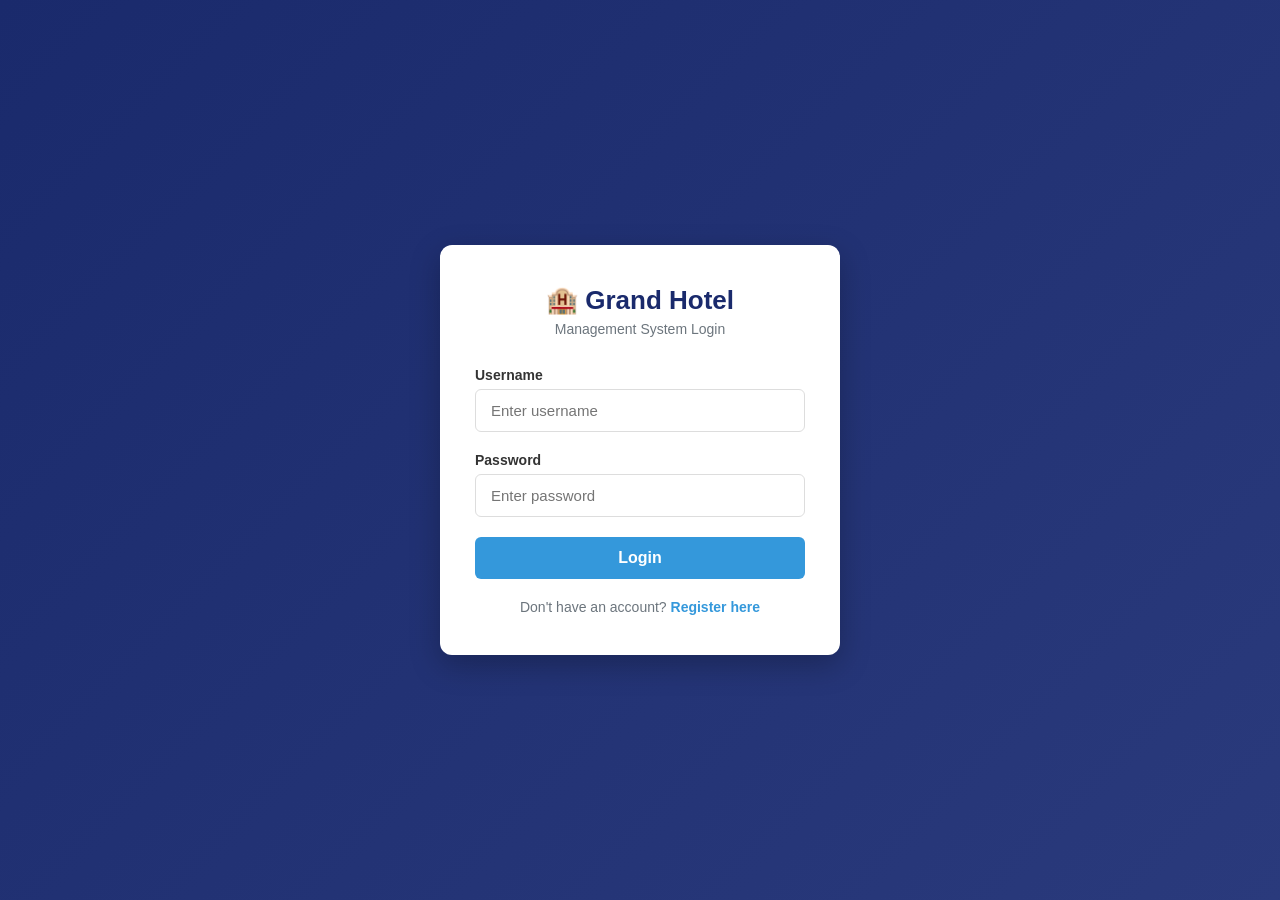
<file: Hotel Managent System/pages/staff.html>
<!DOCTYPE html>
<html lang="en">
<head>
    <meta charset="UTF-8">
    <meta name="viewport" content="width=device-width, initial-scale=1.0">
    <title>Staff Management - Hotel System</title>
    <style>
        /* Reset and Base Styles */
        * {
            margin: 0;
            padding: 0;
            box-sizing: border-box;
            font-family: 'Segoe UI', Tahoma, Geneva, Verdana, sans-serif;
        }

        body {
            background-color: #f5f7fa;
            color: #333;
            line-height: 1.6;
        }

        .container {
            display: flex;
            min-height: 100vh;
        }

        /* Sidebar Styles */
        .sidebar {
            width: 250px;
            background: linear-gradient(135deg, #1a2a6c, #2a3a7c);
            color: white;
            box-shadow: 2px 0 10px rgba(0, 0, 0, 0.1);
            z-index: 100;
            position: fixed;
            top: 0;
            left: 0;
            height: 100vh;
            overflow-y: auto;
        }

        .sidebar-header {
            padding: 25px 20px;
            border-bottom: 1px solid rgba(255, 255, 255, 0.1);
        }

        .sidebar-header h2 {
            font-size: 22px;
            margin-bottom: 5px;
        }

        .sidebar-header p {
            font-size: 12px;
            opacity: 0.8;
        }

        .sidebar-menu ul {
            list-style: none;
            padding: 20px 0;
        }

        .sidebar-menu li {
            margin-bottom: 5px;
        }

        .sidebar-menu a {
            display: flex;
            align-items: center;
            padding: 12px 20px;
            color: rgba(255, 255, 255, 0.8);
            text-decoration: none;
            transition: all 0.3s;
        }

        .sidebar-menu a:hover {
            background-color: rgba(255, 255, 255, 0.1);
            color: white;
        }

        .sidebar-menu a i {
            margin-right: 10px;
            font-size: 18px;
        }

        .sidebar-menu .active a {
            background-color: rgba(255, 255, 255, 0.15);
            color: white;
            border-left: 4px solid #4CAF50;
        }

        /* Main Content Styles */
        .main-content {
            flex: 1;
            display: flex;
            flex-direction: column;
            margin-left: 250px;
        }

        /* Top Navigation */
        .top-nav {
            display: flex;
            justify-content: space-between;
            align-items: center;
            padding: 15px 25px;
            background-color: white;
            box-shadow: 0 2px 5px rgba(0, 0, 0, 0.05);
            position: fixed;
            top: 0;
            left: 250px;
            right: 0;
            z-index: 99;
        }

        .search-box {
            display: flex;
            align-items: center;
            background-color: #f5f7fa;
            border-radius: 20px;
            padding: 8px 15px;
            width: 300px;
        }

        .search-box span {
            margin-right: 8px;
            color: #777;
        }

        .search-box input {
            border: none;
            background: transparent;
            outline: none;
            width: 100%;
        }

        .user-info {
            display: flex;
            align-items: center;
        }

        .user-info img {
            width: 35px;
            height: 35px;
            border-radius: 50%;
            margin-right: 10px;
            background-color: #ddd;
        }

        /* Content Area */
        .content {
            padding: 25px;
            flex: 1;
            margin-top: 70px;
        }

        .page-title {
            display: flex;
            justify-content: space-between;
            align-items: center;
            margin-bottom: 25px;
        }

        .page-title h1 {
            font-size: 28px;
            color: #2c3e50;
        }

        /* Button Styles */
        .btn {
            padding: 10px 20px;
            border: none;
            border-radius: 5px;
            cursor: pointer;
            font-weight: 600;
            transition: all 0.3s;
        }

        .btn-primary {
            background-color: #3498db;
            color: white;
        }

        .btn-primary:hover {
            background-color: #2980b9;
        }

        .btn-success {
            background-color: #2ecc71;
            color: white;
        }

        .btn-success:hover {
            background-color: #27ae60;
        }

        .btn-warning {
            background-color: #f39c12;
            color: white;
        }

        .btn-warning:hover {
            background-color: #e67e22;
        }

        .btn-danger {
            background-color: #e74c3c;
            color: white;
        }

        .btn-danger:hover {
            background-color: #c0392b;
        }

        /* Cards */
        .cards {
            display: grid;
            grid-template-columns: repeat(auto-fit, minmax(250px, 1fr));
            gap: 20px;
            margin-bottom: 30px;
        }

        .card {
            background-color: white;
            border-radius: 10px;
            padding: 20px;
            box-shadow: 0 4px 6px rgba(0, 0, 0, 0.05);
            transition: transform 0.3s;
        }

        .card:hover {
            transform: translateY(-5px);
        }

        .card-header {
            display: flex;
            justify-content: space-between;
            align-items: center;
            margin-bottom: 10px;
        }

        .card-header h3 {
            font-size: 32px;
            color: #2c3e50;
        }

        .card-icon {
            width: 50px;
            height: 50px;
            border-radius: 50%;
            display: flex;
            align-items: center;
            justify-content: center;
            font-size: 20px;
        }

        .blue {
            background-color: #e3f2fd;
            color: #1976d2;
        }

        .green {
            background-color: #e8f5e9;
            color: #388e3c;
        }

        .orange {
            background-color: #fff3e0;
            color: #f57c00;
        }

        /* Form Styles */
        .form-container {
            background-color: white;
            border-radius: 10px;
            padding: 20px;
            margin-bottom: 25px;
            box-shadow: 0 4px 6px rgba(0, 0, 0, 0.05);
        }

        .form-row {
            display: flex;
            gap: 20px;
            margin-bottom: 15px;
        }

        .form-group {
            flex: 1;
        }

        .form-group label {
            display: block;
            margin-bottom: 8px;
            font-weight: 600;
            color: #495057;
        }

        .form-control {
            width: 100%;
            padding: 10px;
            border: 1px solid #ced4da;
            border-radius: 5px;
            font-size: 16px;
        }

        .form-control:focus {
            outline: none;
            border-color: #3498db;
            box-shadow: 0 0 0 2px rgba(52, 152, 219, 0.2);
        }

        /* Table */
        .table-container {
            background-color: white;
            border-radius: 10px;
            overflow: hidden;
            box-shadow: 0 4px 6px rgba(0, 0, 0, 0.05);
        }

        table {
            width: 100%;
            border-collapse: collapse;
        }

        thead {
            background-color: #f8f9fa;
        }

        th, td {
            padding: 15px;
            text-align: left;
            border-bottom: 1px solid #e9ecef;
        }

        th {
            font-weight: 600;
            color: #495057;
        }

        tbody tr:hover {
            background-color: #f8f9fa;
        }

        .status {
            padding: 5px 10px;
            border-radius: 20px;
            font-size: 12px;
            font-weight: 600;
        }

        .status-active {
            background-color: #e8f5e9;
            color: #2e7d32;
        }

        .status-inactive {
            background-color: #ffebee;
            color: #c62828;
        }

        .status-on-leave {
            background-color: #fff3e0;
            color: #ef6c00;
        }

        .department {
            padding: 5px 10px;
            border-radius: 20px;
            font-size: 12px;
            font-weight: 600;
        }

        .department-front-desk {
            background-color: #e3f2fd;
            color: #1565c0;
        }

        .department-housekeeping {
            background-color: #f3e5f5;
            color: #7b1fa2;
        }

        .department-management {
            background-color: #e8f5e9;
            color: #2e7d32;
        }

        .department-food-beverage {
            background-color: #fff3e0;
            color: #ef6c00;
        }

        .department-security {
            background-color: #ffebee;
            color: #c62828;
        }

        .action-buttons {
            display: flex;
            gap: 8px;
        }

        .action-btn {
            padding: 5px 10px;
            border: none;
            border-radius: 4px;
            cursor: pointer;
            font-size: 12px;
        }

        .edit-btn {
            background-color: #ffc107;
            color: white;
        }

        .delete-btn {
            background-color: #e74c3c;
            color: white;
        }

        /* Modal Styles */
        .modal {
            display: none;
            position: fixed;
            top: 0;
            left: 0;
            width: 100%;
            height: 100%;
            background-color: rgba(0, 0, 0, 0.5);
            z-index: 1000;
            justify-content: center;
            align-items: center;
        }

        .modal-content {
            background-color: white;
            border-radius: 10px;
            width: 600px;
            max-width: 90%;
            max-height: 90vh;
            overflow-y: auto;
            box-shadow: 0 5px 15px rgba(0, 0, 0, 0.2);
        }

        .modal-header {
            padding: 20px;
            border-bottom: 1px solid #e9ecef;
            display: flex;
            justify-content: space-between;
            align-items: center;
        }

        .modal-header h2 {
            font-size: 22px;
            color: #2c3e50;
        }

        .close-btn {
            background: none;
            border: none;
            font-size: 24px;
            cursor: pointer;
            color: #6c757d;
        }

        .modal-body {
            padding: 20px;
        }

        .modal-footer {
            padding: 20px;
            border-top: 1px solid #e9ecef;
            display: flex;
            justify-content: flex-end;
            gap: 10px;
        }

        /* Responsive Design */
        @media (max-width: 992px) {
            .container {
                flex-direction: column;
            }
            
            .sidebar {
                width: 100%;
                height: auto;
            }
            
            .sidebar-menu ul {
                display: flex;
                overflow-x: auto;
            }
            
            .sidebar-menu li {
                flex-shrink: 0;
            }
            
            .cards {
                grid-template-columns: 1fr;
            }
            
            .form-row {
                flex-direction: column;
                gap: 15px;
            }
        }

        @media (max-width: 768px) {
            .top-nav {
                flex-direction: column;
                gap: 15px;
            }
            
            .search-box {
                width: 100%;
            }
            
            .page-title {
                flex-direction: column;
                align-items: flex-start;
                gap: 15px;
            }
            
            .table-container {
                overflow-x: auto;
            }
            
            table {
                min-width: 800px;
            }
        }
    </style>
<script>
        // Auth guard - redirect to login page if not logged in
        if (localStorage.getItem('hotelLoggedIn') !== 'true') {
            window.location.href = '../login.html';
        }
    </script>
</head>
<body>
    <div class="container">
        <!-- Sidebar -->
        <div class="sidebar">
            <div class="sidebar-header">
                <h2>Grand Hotel</h2>
                <p>Management System</p>
            </div>
            <nav class="sidebar-menu">
                  <ul>
                    <li><a href="../index.html"><i>📊</i> Dashboard</a></li>
                    <li><a href="rooms.html"><i>🏨</i> Rooms</a></li>
                    <li><a href="bookings.html"><i>📅</i> Bookings</a></li>
                    <li><a href="guests.html"><i>👥</i> Guests</a></li>
                    <li><a href="staff.html"><i>👨‍💼</i> Staff</a></li>
                </ul>
            </nav>
        </div>

        <!-- Main Content -->
        <div class="main-content">
            <header class="top-nav">
                <div class="search-box">
                    <span>🔍</span>
                    <input type="text" placeholder="Search staff..." id="search-staff">
                </div>
                <div class="user-info">
                    <div class="user-avatar"></div>
                    <span id="logged-in-user">Admin User</span>
                    <button class="btn" id="logout-btn" style="margin-left:15px; background:#e74c3c; color:white; padding:6px 14px;">Logout</button>
                </div>
            </header>

            <main class="content">
                <div class="page-title">
                    <h1>Staff Management</h1>
                    <button class="btn btn-primary" id="add-staff-btn">Add Staff</button>
                </div>

                <!-- Staff Statistics -->
                <div class="cards">
                    <div class="card">
                        <div class="card-header">
                            <h3 id="total-staff">0</h3>
                            <div class="card-icon blue">👥</div>
                        </div>
                        <p>Total Staff</p>
                    </div>
                    <div class="card">
                        <div class="card-header">
                            <h3 id="active-staff">0</h3>
                            <div class="card-icon green">✅</div>
                        </div>
                        <p>Active Staff</p>
                    </div>
                    <div class="card">
                        <div class="card-header">
                            <h3 id="departments">0</h3>
                            <div class="card-icon orange">🏢</div>
                        </div>
                        <p>Departments</p>
                    </div>
                </div>

                <!-- Staff Filters -->
                <div class="form-container">
                    <div class="form-row">
                        <div class="form-group">
                            <label>Department</label>
                            <select class="form-control" id="department-filter">
                                <option value="">All Departments</option>
                                <option value="front-desk">Front Desk</option>
                                <option value="housekeeping">Housekeeping</option>
                                <option value="management">Management</option>
                                <option value="food-beverage">Food & Beverage</option>
                                <option value="security">Security</option>
                            </select>
                        </div>
                        <div class="form-group">
                            <label>Position</label>
                            <select class="form-control" id="position-filter">
                                <option value="">All Positions</option>
                                <option value="receptionist">Receptionist</option>
                                <option value="housekeeping">Housekeeping</option>
                                <option value="manager">Manager</option>
                                <option value="chef">Chef</option>
                                <option value="waiter">Waiter</option>
                                <option value="security">Security</option>
                            </select>
                        </div>
                        <div class="form-group">
                            <label>Status</label>
                            <select class="form-control" id="status-filter">
                                <option value="">All Status</option>
                                <option value="active">Active</option>
                                <option value="inactive">Inactive</option>
                                <option value="on-leave">On Leave</option>
                            </select>
                        </div>
                    </div>
                    <button class="btn btn-primary" id="apply-filters">Apply Filters</button>
                    <button class="btn" id="clear-filters">Clear Filters</button>
                </div>

                <!-- Staff Table -->
                <div class="table-container">
                    <table id="staff-table">
                        <thead>
                            <tr>
                                <th>ID</th>
                                <th>Name</th>
                                <th>Position</th>
                                <th>Department</th>
                                <th>Email</th>
                                <th>Phone</th>
                                <th>Join Date</th>
                                <th>Salary</th>
                                <th>Status</th>
                                <th>Actions</th>
                            </tr>
                        </thead>
                        <tbody id="staff-table-body">
                            <!-- Table rows will be populated by JavaScript -->
                        </tbody>
                    </table>
                </div>
            </main>
        </div>
    </div>

    <!-- Add/Edit Staff Modal -->
    <div class="modal" id="staff-modal">
        <div class="modal-content">
            <div class="modal-header">
                <h2 id="modal-title">Add New Staff Member</h2>
                <button class="close-btn" id="close-modal">&times;</button>
            </div>
            <div class="modal-body">
                <form id="staff-form">
                    <div class="form-row">
                        <div class="form-group">
                            <label for="staff-id">Staff ID</label>
                            <input type="text" id="staff-id" class="form-control" readonly>
                        </div>
                        <div class="form-group">
                            <label for="staff-status">Status</label>
                            <select id="staff-status" class="form-control" required>
                                <option value="active">Active</option>
                                <option value="inactive">Inactive</option>
                                <option value="on-leave">On Leave</option>
                            </select>
                        </div>
                    </div>
                    <div class="form-row">
                        <div class="form-group">
                            <label for="first-name">First Name</label>
                            <input type="text" id="first-name" class="form-control" required>
                        </div>
                        <div class="form-group">
                            <label for="last-name">Last Name</label>
                            <input type="text" id="last-name" class="form-control" required>
                        </div>
                    </div>
                    <div class="form-row">
                        <div class="form-group">
                            <label for="email">Email</label>
                            <input type="email" id="email" class="form-control" required>
                        </div>
                        <div class="form-group">
                            <label for="phone">Phone</label>
                            <input type="tel" id="phone" class="form-control" required>
                        </div>
                    </div>
                    <div class="form-row">
                        <div class="form-group">
                            <label for="position">Position</label>
                            <select id="position" class="form-control" required>
                                <option value="receptionist">Receptionist</option>
                                <option value="housekeeping">Housekeeping</option>
                                <option value="manager">Manager</option>
                                <option value="chef">Chef</option>
                                <option value="waiter">Waiter</option>
                                <option value="security">Security</option>
                            </select>
                        </div>
                        <div class="form-group">
                            <label for="department">Department</label>
                            <select id="department" class="form-control" required>
                                <option value="front-desk">Front Desk</option>
                                <option value="housekeeping">Housekeeping</option>
                                <option value="management">Management</option>
                                <option value="food-beverage">Food & Beverage</option>
                                <option value="security">Security</option>
                            </select>
                        </div>
                    </div>
                    <div class="form-row">
                        <div class="form-group">
                            <label for="salary">Salary ($)</label>
                            <input type="number" id="salary" class="form-control" min="0" step="0.01" required>
                        </div>
                        <div class="form-group">
                            <label for="join-date">Join Date</label>
                            <input type="date" id="join-date" class="form-control" required>
                        </div>
                    </div>
                    <div class="form-group">
                        <label for="address">Address</label>
                        <textarea id="address" class="form-control" rows="3"></textarea>
                    </div>
                </form>
            </div>
            <div class="modal-footer">
                <button class="btn" id="cancel-btn">Cancel</button>
                <button class="btn btn-primary" id="save-staff-btn">Save Staff</button>
            </div>
        </div>
    </div>

    <!-- Staff Details Modal -->
    <div class="modal" id="staff-details-modal">
        <div class="modal-content">
            <div class="modal-header">
                <h2>Staff Details</h2>
                <button class="close-btn" id="close-details-modal">&times;</button>
            </div>
            <div class="modal-body">
                <div id="staff-details-content">
                    <!-- Details will be populated by JavaScript -->
                </div>
            </div>
            <div class="modal-footer">
                <button class="btn" id="close-details">Close</button>
            </div>
        </div>
    </div>

    <script>
        // Sample staff data
        let staff = [
            {
                id: "S001",
                firstName: "John",
                lastName: "Smith",
                email: "john.smith@grandhotel.com",
                phone: "+1 (555) 123-4567",
                position: "manager",
                department: "management",
                salary: 5500.00,
                joinDate: "2020-03-15",
                status: "active",
                address: "123 Main Street, New York, NY 10001"
            },
            {
                id: "S002",
                firstName: "Maria",
                lastName: "Garcia",
                email: "maria.garcia@grandhotel.com",
                phone: "+1 (555) 987-6543",
                position: "receptionist",
                department: "front-desk",
                salary: 3200.00,
                joinDate: "2021-07-22",
                status: "active",
                address: "456 Oak Avenue, New York, NY 10002"
            },
            {
                id: "S003",
                firstName: "Robert",
                lastName: "Johnson",
                email: "robert.johnson@grandhotel.com",
                phone: "+1 (555) 456-7890",
                position: "housekeeping",
                department: "housekeeping",
                salary: 2800.00,
                joinDate: "2022-01-10",
                status: "on-leave",
                address: "789 Pine Road, New York, NY 10003"
            },
            {
                id: "S004",
                firstName: "Sarah",
                lastName: "Williams",
                email: "sarah.williams@grandhotel.com",
                phone: "+1 (555) 234-5678",
                position: "chef",
                department: "food-beverage",
                salary: 4800.00,
                joinDate: "2019-11-05",
                status: "active",
                address: "321 Elm Street, New York, NY 10004"
            },
            {
                id: "S005",
                firstName: "David",
                lastName: "Brown",
                email: "david.brown@grandhotel.com",
                phone: "+1 (555) 876-5432",
                position: "security",
                department: "security",
                salary: 3500.00,
                joinDate: "2020-08-18",
                status: "active",
                address: "654 Maple Drive, New York, NY 10005"
            },
            {
                id: "S006",
                firstName: "Lisa",
                lastName: "Davis",
                email: "lisa.davis@grandhotel.com",
                phone: "+1 (555) 345-6789",
                position: "waiter",
                department: "food-beverage",
                salary: 2600.00,
                joinDate: "2023-02-14",
                status: "inactive",
                address: "987 Cedar Lane, New York, NY 10006"
            }
        ];

        // DOM Elements
        const addStaffBtn = document.getElementById('add-staff-btn');
        const staffModal = document.getElementById('staff-modal');
        const closeModalBtn = document.getElementById('close-modal');
        const cancelBtn = document.getElementById('cancel-btn');
        const saveStaffBtn = document.getElementById('save-staff-btn');
        const staffForm = document.getElementById('staff-form');
        const staffTableBody = document.getElementById('staff-table-body');
        const searchInput = document.getElementById('search-staff');
        const departmentFilter = document.getElementById('department-filter');
        const positionFilter = document.getElementById('position-filter');
        const statusFilter = document.getElementById('status-filter');
        const applyFiltersBtn = document.getElementById('apply-filters');
        const clearFiltersBtn = document.getElementById('clear-filters');
        const staffDetailsModal = document.getElementById('staff-details-modal');
        const closeDetailsModalBtn = document.getElementById('close-details-modal');
        const closeDetailsBtn = document.getElementById('close-details');
        const staffDetailsContent = document.getElementById('staff-details-content');
        const modalTitle = document.getElementById('modal-title');

        // Statistics elements
        const totalStaffEl = document.getElementById('total-staff');
        const activeStaffEl = document.getElementById('active-staff');
        const departmentsEl = document.getElementById('departments');

        // State variables
        let isEditing = false;
        let currentEditId = null;

        // Event Listeners
        addStaffBtn.addEventListener('click', openAddStaffModal);
        closeModalBtn.addEventListener('click', closeStaffModal);
        cancelBtn.addEventListener('click', closeStaffModal);
        saveStaffBtn.addEventListener('click', saveStaff);
        searchInput.addEventListener('input', filterStaff);
        applyFiltersBtn.addEventListener('click', applyFilters);
        clearFiltersBtn.addEventListener('click', clearFilters);
        closeDetailsModalBtn.addEventListener('click', closeStaffDetails);
        closeDetailsBtn.addEventListener('click', closeStaffDetails);

        // Initialize the page
        document.addEventListener('DOMContentLoaded', function() {
            renderStaffTable();
            updateStatistics();

            // Show logged-in username
            const loggedInUser = localStorage.getItem('hotelUsername') || 'Admin User';
            document.getElementById('logged-in-user').textContent = loggedInUser;

            // Logout button
            document.getElementById('logout-btn').addEventListener('click', function() {
                localStorage.removeItem('hotelLoggedIn');
                localStorage.removeItem('hotelUsername');
                window.location.href = '../login.html';
            });
        });

        // Functions
        function openAddStaffModal() {
            isEditing = false;
            currentEditId = null;
            modalTitle.textContent = "Add New Staff Member";
            staffForm.reset();
            
            // Generate a new staff ID
            document.getElementById('staff-id').value = generateStaffId();
            
            // Set default join date to today
            const today = new Date().toISOString().split('T')[0];
            document.getElementById('join-date').value = today;
            
            staffModal.style.display = 'flex';
        }

        function openEditStaffModal(staffId) {
            isEditing = true;
            currentEditId = staffId;
            modalTitle.textContent = "Edit Staff Member";
            
            const staffMember = staff.find(s => s.id === staffId);
            if (staffMember) {
                document.getElementById('staff-id').value = staffMember.id;
                document.getElementById('first-name').value = staffMember.firstName;
                document.getElementById('last-name').value = staffMember.lastName;
                document.getElementById('email').value = staffMember.email;
                document.getElementById('phone').value = staffMember.phone;
                document.getElementById('position').value = staffMember.position;
                document.getElementById('department').value = staffMember.department;
                document.getElementById('salary').value = staffMember.salary;
                document.getElementById('join-date').value = staffMember.joinDate;
                document.getElementById('staff-status').value = staffMember.status;
                document.getElementById('address').value = staffMember.address || '';
            }
            
            staffModal.style.display = 'flex';
        }

        function closeStaffModal() {
            staffModal.style.display = 'none';
        }

        function closeStaffDetails() {
            staffDetailsModal.style.display = 'none';
        }

        function generateStaffId() {
            const lastId = staff.length > 0 ? parseInt(staff[staff.length - 1].id.substring(1)) : 0;
            return `S${(lastId + 1).toString().padStart(3, '0')}`;
        }

        function saveStaff() {
            // Get form values
            const staffId = document.getElementById('staff-id').value;
            const firstName = document.getElementById('first-name').value;
            const lastName = document.getElementById('last-name').value;
            const email = document.getElementById('email').value;
            const phone = document.getElementById('phone').value;
            const position = document.getElementById('position').value;
            const department = document.getElementById('department').value;
            const salary = document.getElementById('salary').value;
            const joinDate = document.getElementById('join-date').value;
            const status = document.getElementById('staff-status').value;
            const address = document.getElementById('address').value;

            // Validate form
            if (!firstName || !lastName || !email || !phone || !position || !department || !salary || !joinDate) {
                alert('Please fill in all required fields');
                return;
            }

            if (isEditing) {
                // Update existing staff
                const index = staff.findIndex(s => s.id === currentEditId);
                if (index !== -1) {
                    staff[index] = {
                        id: staffId,
                        firstName,
                        lastName,
                        email,
                        phone,
                        position,
                        department,
                        salary: parseFloat(salary),
                        joinDate,
                        status,
                        address
                    };
                }
            } else {
                // Add new staff
                staff.push({
                    id: staffId,
                    firstName,
                    lastName,
                    email,
                    phone,
                    position,
                    department,
                    salary: parseFloat(salary),
                    joinDate,
                    status,
                    address
                });
            }

            // Update UI
            renderStaffTable();
            updateStatistics();
            closeStaffModal();
        }

        function showStaffDetails(staffId) {
            const staffMember = staff.find(s => s.id === staffId);
            if (staffMember) {
                staffDetailsContent.innerHTML = `
                    <div class="form-row">
                        <div class="form-group">
                            <label><strong>Staff ID:</strong></label>
                            <p>${staffMember.id}</p>
                        </div>
                        <div class="form-group">
                            <label><strong>Status:</strong></label>
                            <p><span class="status status-${staffMember.status}">${formatStatus(staffMember.status)}</span></p>
                        </div>
                    </div>
                    <div class="form-row">
                        <div class="form-group">
                            <label><strong>Full Name:</strong></label>
                            <p>${staffMember.firstName} ${staffMember.lastName}</p>
                        </div>
                        <div class="form-group">
                            <label><strong>Email:</strong></label>
                            <p>${staffMember.email}</p>
                        </div>
                    </div>
                    <div class="form-row">
                        <div class="form-group">
                            <label><strong>Phone:</strong></label>
                            <p>${staffMember.phone}</p>
                        </div>
                        <div class="form-group">
                            <label><strong>Position:</strong></label>
                            <p>${formatPosition(staffMember.position)}</p>
                        </div>
                    </div>
                    <div class="form-row">
                        <div class="form-group">
                            <label><strong>Department:</strong></label>
                            <p><span class="department department-${staffMember.department}">${formatDepartment(staffMember.department)}</span></p>
                        </div>
                        <div class="form-group">
                            <label><strong>Salary:</strong></label>
                            <p>$${staffMember.salary.toFixed(2)}</p>
                        </div>
                    </div>
                    <div class="form-row">
                        <div class="form-group">
                            <label><strong>Join Date:</strong></label>
                            <p>${formatDate(staffMember.joinDate)}</p>
                        </div>
                        <div class="form-group">
                            <label><strong>Employment Duration:</strong></label>
                            <p>${calculateEmploymentDuration(staffMember.joinDate)}</p>
                        </div>
                    </div>
                    <div class="form-group">
                        <label><strong>Address:</strong></label>
                        <p>${staffMember.address || 'Not provided'}</p>
                    </div>
                `;
                staffDetailsModal.style.display = 'flex';
            }
        }

        function deleteStaff(staffId) {
            if (confirm('Are you sure you want to delete this staff member?')) {
                staff = staff.filter(staffMember => staffMember.id !== staffId);
                renderStaffTable();
                updateStatistics();
            }
        }

        function renderStaffTable() {
            staffTableBody.innerHTML = '';
            
            staff.forEach(staffMember => {
                const row = document.createElement('tr');
                
                // Determine status class
                let statusClass = '';
                if (staffMember.status === 'active') statusClass = 'status-active';
                else if (staffMember.status === 'inactive') statusClass = 'status-inactive';
                else if (staffMember.status === 'on-leave') statusClass = 'status-on-leave';
                
                // Determine department class
                let departmentClass = '';
                if (staffMember.department === 'front-desk') departmentClass = 'department-front-desk';
                else if (staffMember.department === 'housekeeping') departmentClass = 'department-housekeeping';
                else if (staffMember.department === 'management') departmentClass = 'department-management';
                else if (staffMember.department === 'food-beverage') departmentClass = 'department-food-beverage';
                else if (staffMember.department === 'security') departmentClass = 'department-security';
                
                row.innerHTML = `
                    <td>${staffMember.id}</td>
                    <td>${staffMember.firstName} ${staffMember.lastName}</td>
                    <td>${formatPosition(staffMember.position)}</td>
                    <td><span class="department ${departmentClass}">${formatDepartment(staffMember.department)}</span></td>
                    <td>${staffMember.email}</td>
                    <td>${staffMember.phone}</td>
                    <td>${formatDate(staffMember.joinDate)}</td>
                    <td>$${staffMember.salary.toFixed(2)}</td>
                    <td><span class="status ${statusClass}">${formatStatus(staffMember.status)}</span></td>
                    <td>
                        <div class="action-buttons">
                            <button class="action-btn edit-btn" onclick="showStaffDetails('${staffMember.id}')">Details</button>
                            <button class="action-btn edit-btn" onclick="openEditStaffModal('${staffMember.id}')">Edit</button>
                            <button class="action-btn delete-btn" onclick="deleteStaff('${staffMember.id}')">Delete</button>
                        </div>
                    </td>
                `;
                
                staffTableBody.appendChild(row);
            });
        }

        function updateStatistics() {
            // Update total staff
            totalStaffEl.textContent = staff.length;
            
            // Update active staff
            const activeStaff = staff.filter(staffMember => staffMember.status === 'active').length;
            activeStaffEl.textContent = activeStaff;
            
            // Update departments count
            const departments = [...new Set(staff.map(staffMember => staffMember.department))].length;
            departmentsEl.textContent = departments;
        }

        function filterStaff() {
            const searchTerm = searchInput.value.toLowerCase();
            const filteredStaff = staff.filter(staffMember => 
                staffMember.firstName.toLowerCase().includes(searchTerm) ||
                staffMember.lastName.toLowerCase().includes(searchTerm) ||
                staffMember.email.toLowerCase().includes(searchTerm) ||
                staffMember.phone.includes(searchTerm) ||
                staffMember.id.toLowerCase().includes(searchTerm)
            );
            
            renderFilteredStaff(filteredStaff);
        }

        function applyFilters() {
            const department = departmentFilter.value;
            const position = positionFilter.value;
            const status = statusFilter.value;
            
            let filteredStaff = staff;
            
            // Apply department filter
            if (department) {
                filteredStaff = filteredStaff.filter(staffMember => staffMember.department === department);
            }
            
            // Apply position filter
            if (position) {
                filteredStaff = filteredStaff.filter(staffMember => staffMember.position === position);
            }
            
            // Apply status filter
            if (status) {
                filteredStaff = filteredStaff.filter(staffMember => staffMember.status === status);
            }
            
            renderFilteredStaff(filteredStaff);
        }

        function clearFilters() {
            departmentFilter.value = '';
            positionFilter.value = '';
            statusFilter.value = '';
            searchInput.value = '';
            renderStaffTable();
        }

        function renderFilteredStaff(filteredStaff) {
            staffTableBody.innerHTML = '';
            
            if (filteredStaff.length === 0) {
                const row = document.createElement('tr');
                row.innerHTML = `<td colspan="10" style="text-align: center;">No staff members found matching the criteria</td>`;
                staffTableBody.appendChild(row);
                return;
            }
            
            filteredStaff.forEach(staffMember => {
                const row = document.createElement('tr');
                
                // Determine status class
                let statusClass = '';
                if (staffMember.status === 'active') statusClass = 'status-active';
                else if (staffMember.status === 'inactive') statusClass = 'status-inactive';
                else if (staffMember.status === 'on-leave') statusClass = 'status-on-leave';
                
                // Determine department class
                let departmentClass = '';
                if (staffMember.department === 'front-desk') departmentClass = 'department-front-desk';
                else if (staffMember.department === 'housekeeping') departmentClass = 'department-housekeeping';
                else if (staffMember.department === 'management') departmentClass = 'department-management';
                else if (staffMember.department === 'food-beverage') departmentClass = 'department-food-beverage';
                else if (staffMember.department === 'security') departmentClass = 'department-security';
                
                row.innerHTML = `
                    <td>${staffMember.id}</td>
                    <td>${staffMember.firstName} ${staffMember.lastName}</td>
                    <td>${formatPosition(staffMember.position)}</td>
                    <td><span class="department ${departmentClass}">${formatDepartment(staffMember.department)}</span></td>
                    <td>${staffMember.email}</td>
                    <td>${staffMember.phone}</td>
                    <td>${formatDate(staffMember.joinDate)}</td>
                    <td>$${staffMember.salary.toFixed(2)}</td>
                    <td><span class="status ${statusClass}">${formatStatus(staffMember.status)}</span></td>
                    <td>
                        <div class="action-buttons">
                            <button class="action-btn edit-btn" onclick="showStaffDetails('${staffMember.id}')">Details</button>
                            <button class="action-btn edit-btn" onclick="openEditStaffModal('${staffMember.id}')">Edit</button>
                            <button class="action-btn delete-btn" onclick="deleteStaff('${staffMember.id}')">Delete</button>
                        </div>
                    </td>
                `;
                
                staffTableBody.appendChild(row);
            });
        }

        function formatDate(dateString) {
            const options = { year: 'numeric', month: 'short', day: 'numeric' };
            return new Date(dateString).toLocaleDateString('en-US', options);
        }

        function formatStatus(status) {
            return status.charAt(0).toUpperCase() + status.slice(1).replace('-', ' ');
        }

        function formatPosition(position) {
            return position.charAt(0).toUpperCase() + position.slice(1);
        }

        function formatDepartment(department) {
            if (department === 'front-desk') return 'Front Desk';
            if (department === 'food-beverage') return 'Food & Beverage';
            return department.charAt(0).toUpperCase() + department.slice(1);
        }

        function calculateEmploymentDuration(joinDate) {
            const join = new Date(joinDate);
            const today = new Date();
            const years = today.getFullYear() - join.getFullYear();
            const months = today.getMonth() - join.getMonth();
            
            let duration = '';
            if (years > 0) {
                duration += `${years} year${years > 1 ? 's' : ''}`;
            }
            if (months > 0) {
                if (duration) duration += ', ';
                duration += `${months} month${months > 1 ? 's' : ''}`;
            }
            
            return duration || 'Less than a month';
        }
    </script>
</body>
</html>
</file>
